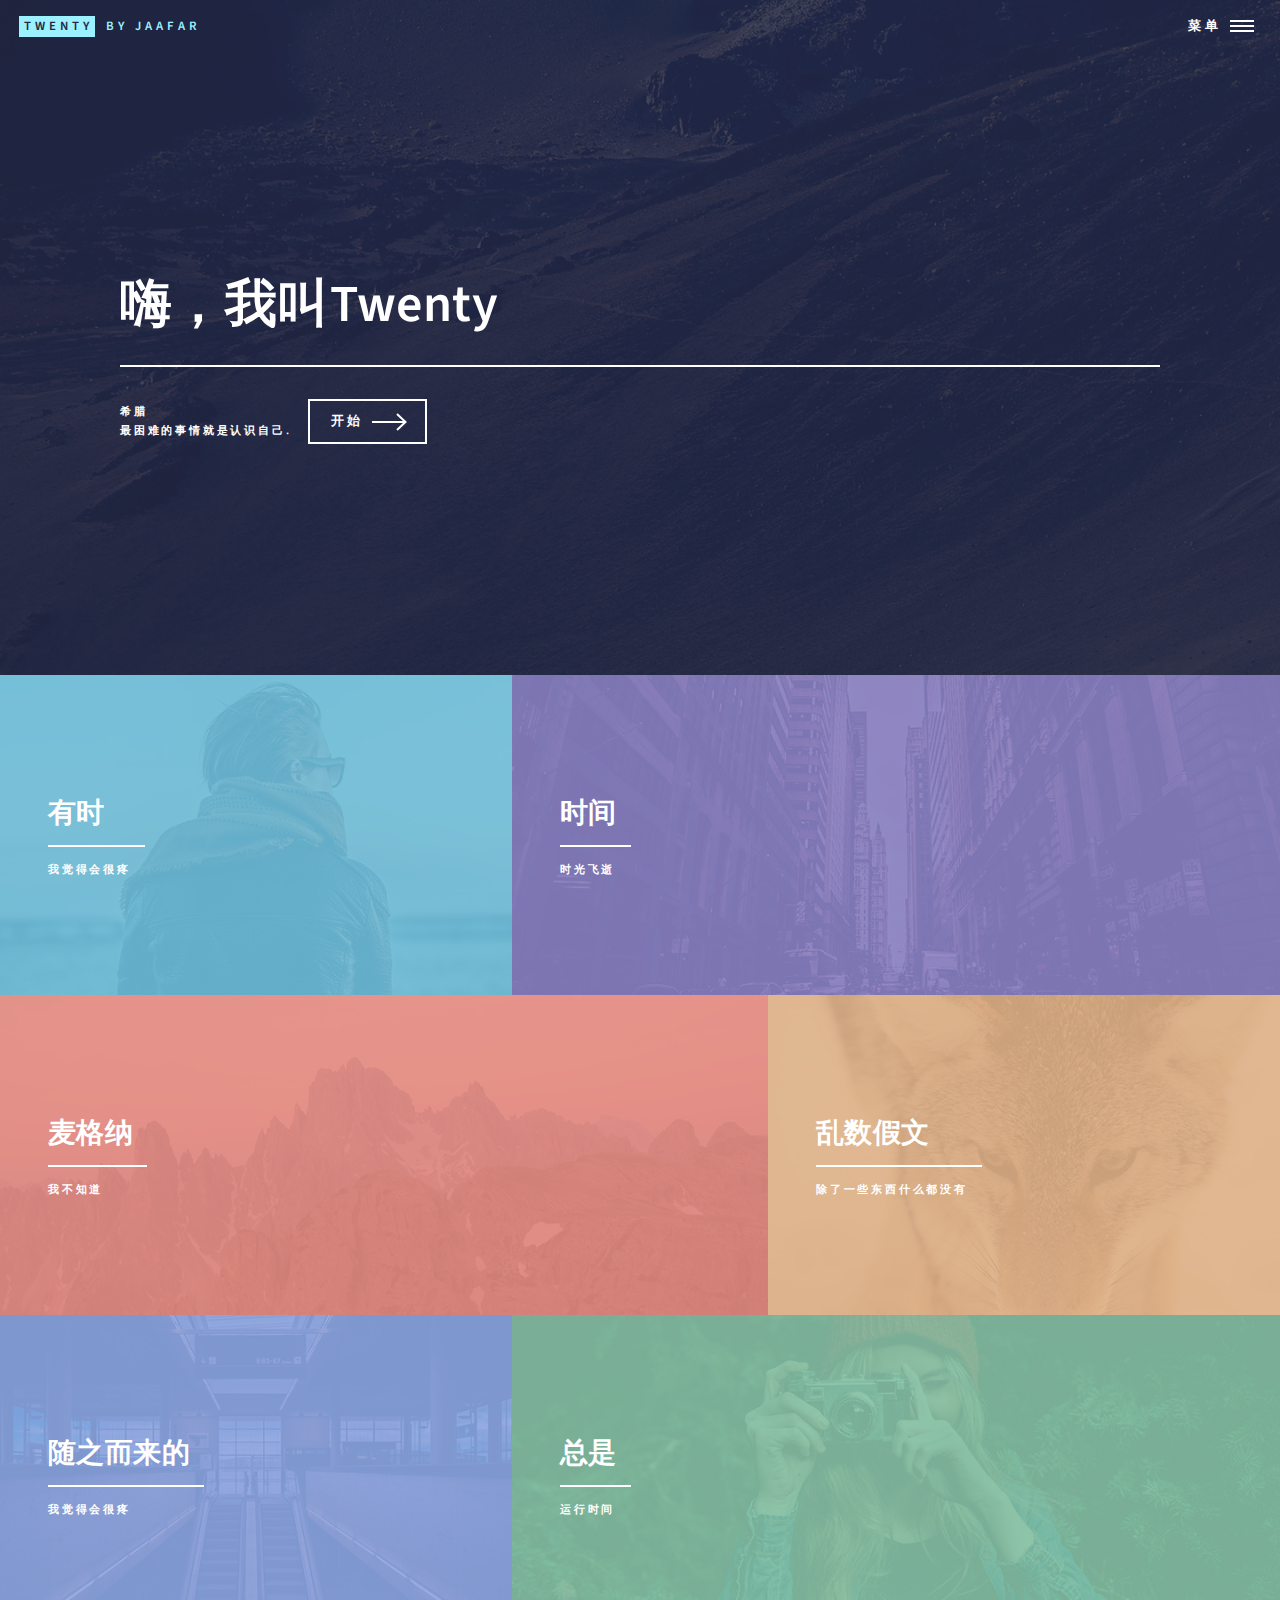
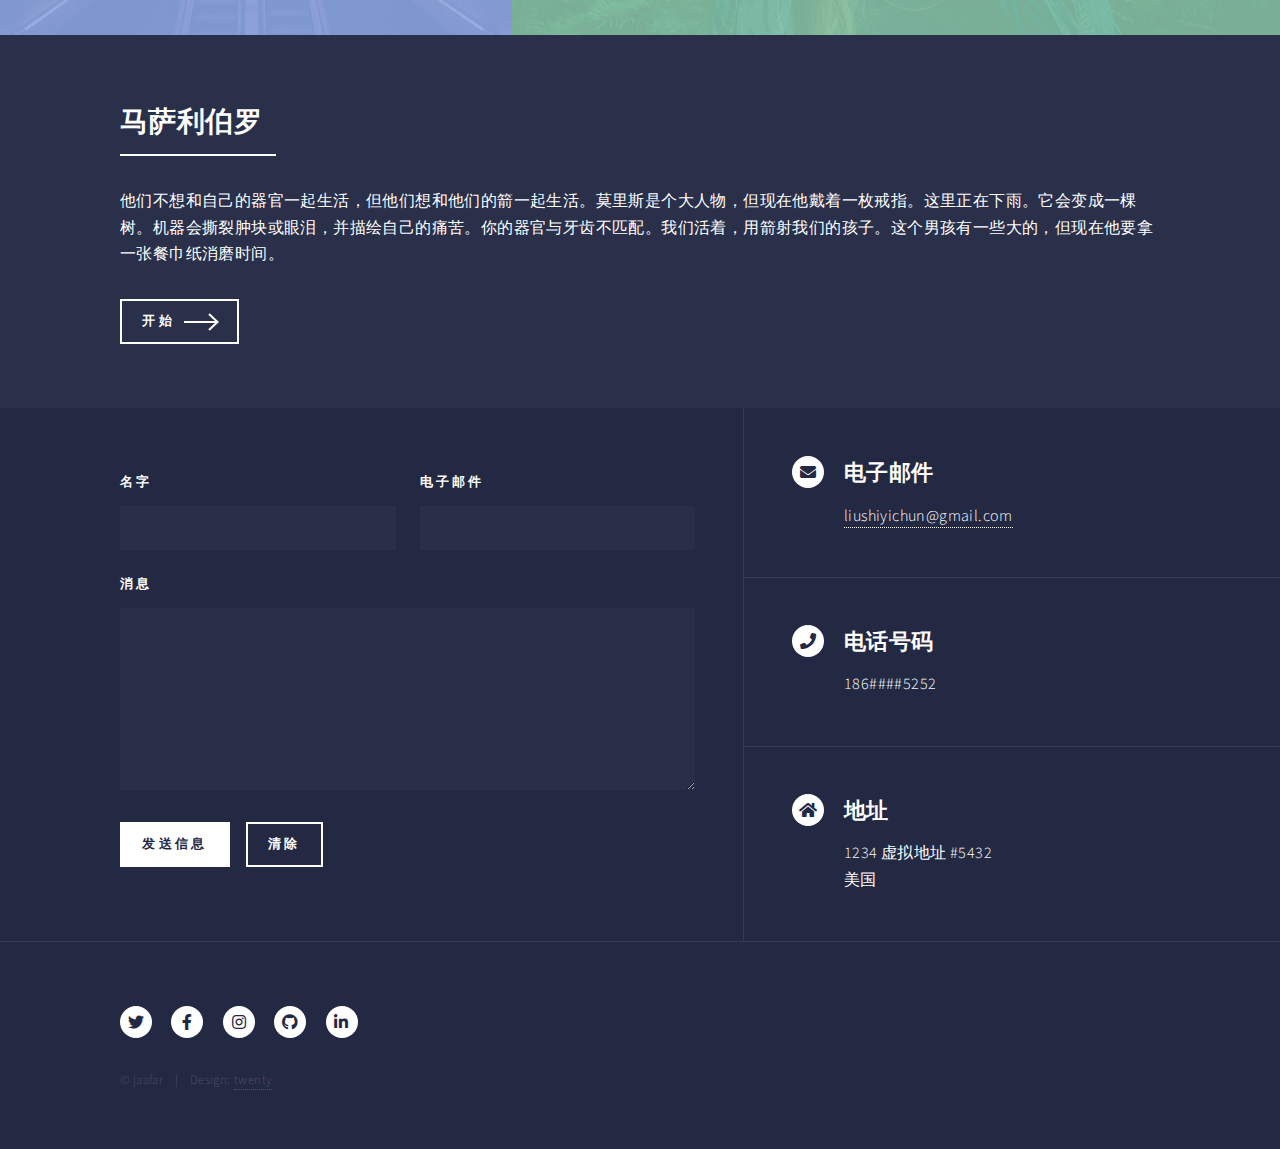
<file: index.html>
<!DOCTYPE HTML>
<!--
	Twenty by jaafar
	html5up.net | @ajlkn
	Free for personal and commercial use under the CCA 3.0 license (html5up.net/license)
-->
<html>
	<head>
		<title>Twenty by jaafar</title>
		<meta charset="utf-8" />
		<meta name="viewport" content="width=device-width, initial-scale=1, user-scalable=no" />
		<link rel="stylesheet" href="assets/css/main.css" />
		<noscript><link rel="stylesheet" href="assets/css/noscript.css" /></noscript>
	</head>
	<body class="is-preload">

		<!-- Wrapper -->
			<div id="wrapper">

				<!-- Header -->
					<header id="header" class="alt">
						<a href="index.html" class="logo"><strong>Twenty</strong> <span>by jaafar</span></a>
						<nav>
							<a href="#menu">菜单</a>
						</nav>
					</header>

				<!-- Menu -->
					<nav id="menu">
						<ul class="links">
							<li><a href="index.html">关于我们</a></li>
							<li><a href="landing.html">登录</a></li>
							<li><a href="generic.html">通用</a></li>
							<li><a href="elements.html">元素</a></li>
						</ul>
						<ul class="actions stacked">
							<li><a href="#" class="button primary fit">立即开始</a></li>
							<li><a href="#" class="button fit">立即注册</a></li>
						</ul>
					</nav>

				<!-- Banner -->
					<section id="banner" class="major">
						<div class="inner">
							<header class="major">
								<h1>嗨，我叫Twenty</h1>
							</header>
							<div class="content">
								<p>希腊<br />
									最困难的事情就是认识自己.</p>
								<ul class="actions">
									<li><a href="#one" class="button next scrolly">开始</a></li>
								</ul>
							</div>
						</div>
					</section>

				<!-- Main -->
					<div id="main">

						<!-- One -->
							<section id="one" class="tiles">
								<article>
									<span class="image">
										<img src="images/pic01.jpg" alt="" />
									</span>
									<header class="major">
										<h3><a href="landing.html" class="link">有时</a></h3>
										<p>我觉得会很疼</p>
									</header>
								</article>
								<article>
									<span class="image">
										<img src="images/pic02.jpg" alt="" />
									</span>
									<header class="major">
										<h3><a href="landing.html" class="link">时间</a></h3>
										<p>时光飞逝</p>
									</header>
								</article>
								<article>
									<span class="image">
										<img src="images/pic03.jpg" alt="" />
									</span>
									<header class="major">
										<h3><a href="landing.html" class="link">麦格纳</a></h3>
										<p>我不知道</p>
									</header>
								</article>
								<article>
									<span class="image">
										<img src="images/pic04.jpg" alt="" />
									</span>
									<header class="major">
										<h3><a href="landing.html" class="link">乱数假文</a></h3>
										<p>除了一些东西什么都没有</p>
									</header>
								</article>
								<article>
									<span class="image">
										<img src="images/pic05.jpg" alt="" />
									</span>
									<header class="major">
										<h3><a href="landing.html" class="link">随之而来的</a></h3>
										<p>我觉得会很疼</p>
									</header>
								</article>
								<article>
									<span class="image">
										<img src="images/pic06.jpg" alt="" />
									</span>
									<header class="major">
										<h3><a href="landing.html" class="link">总是</a></h3>
										<p>运行时间</p>
									</header>
								</article>
							</section>

						<!-- Two -->
							<section id="two">
								<div class="inner">
									<header class="major">
										<h2>马萨利伯罗</h2>
									</header>
									<p>他们不想和自己的器官一起生活，但他们想和他们的箭一起生活。莫里斯是个大人物，但现在他戴着一枚戒指。这里正在下雨。它会变成一棵树。机器会撕裂肿块或眼泪，并描绘自己的痛苦。你的器官与牙齿不匹配。我们活着，用箭射我们的孩子。这个男孩有一些大的，但现在他要拿一张餐巾纸消磨时间。</p>
									<ul class="actions">
										<li><a href="landing.html" class="button next">开始</a></li>
									</ul>
								</div>
							</section>

					</div>

				<!-- Contact -->
					<section id="contact">
						<div class="inner">
							<section>
								<form method="post" action="#">
									<div class="fields">
										<div class="field half">
											<label for="name">名字</label>
											<input type="text" name="name" id="name" />
										</div>
										<div class="field half">
											<label for="email">电子邮件</label>
											<input type="text" name="email" id="email" />
										</div>
										<div class="field">
											<label for="message">消息</label>
											<textarea name="message" id="message" rows="6"></textarea>
										</div>
									</div>
									<ul class="actions">
										<li><input type="submit" value="发送信息" class="primary" /></li>
										<li><input type="reset" value="清除" /></li>
									</ul>
								</form>
							</section>
							<section class="split">
								<section>
									<div class="contact-method">
										<span class="icon solid alt fa-envelope"></span>
										<h3>电子邮件</h3>
										<a href="#">liushiyichun@gmail.com</a>
									</div>
								</section>
								<section>
									<div class="contact-method">
										<span class="icon solid alt fa-phone"></span>
										<h3>电话号码</h3>
										<span>186####5252</span>
									</div>
								</section>
								<section>
									<div class="contact-method">
										<span class="icon solid alt fa-home"></span>
										<h3>地址</h3>
										<span>1234 虚拟地址 #5432<br />
<!--										Nashville, TN 00000<br />-->
										美国</span>
									</div>
								</section>
							</section>
						</div>
					</section>

				<!-- Footer -->
					<footer id="footer">
						<div class="inner">
							<ul class="icons">
								<li><a href="#" class="icon brands alt fa-twitter"><span class="label">Twitter</span></a></li>
								<li><a href="#" class="icon brands alt fa-facebook-f"><span class="label">Facebook</span></a></li>
								<li><a href="#" class="icon brands alt fa-instagram"><span class="label">Instagram</span></a></li>
								<li><a href="#" class="icon brands alt fa-github"><span class="label">GitHub</span></a></li>
								<li><a href="#" class="icon brands alt fa-linkedin-in"><span class="label">LinkedIn</span></a></li>
							</ul>
							<ul class="copyright">
								<li>&copy; jaafar</li><li>Design: <a href="https://liushiyichun.github.io/">twenty</a></li>
							</ul>
						</div>
					</footer>

			</div>

		<!-- Scripts -->
			<script src="assets/js/jquery.min.js"></script>
			<script src="assets/js/jquery.scrolly.min.js"></script>
			<script src="assets/js/jquery.scrollex.min.js"></script>
			<script src="assets/js/browser.min.js"></script>
			<script src="assets/js/breakpoints.min.js"></script>
			<script src="assets/js/util.js"></script>
			<script src="assets/js/main.js"></script>

	</body>
</html>
</file>
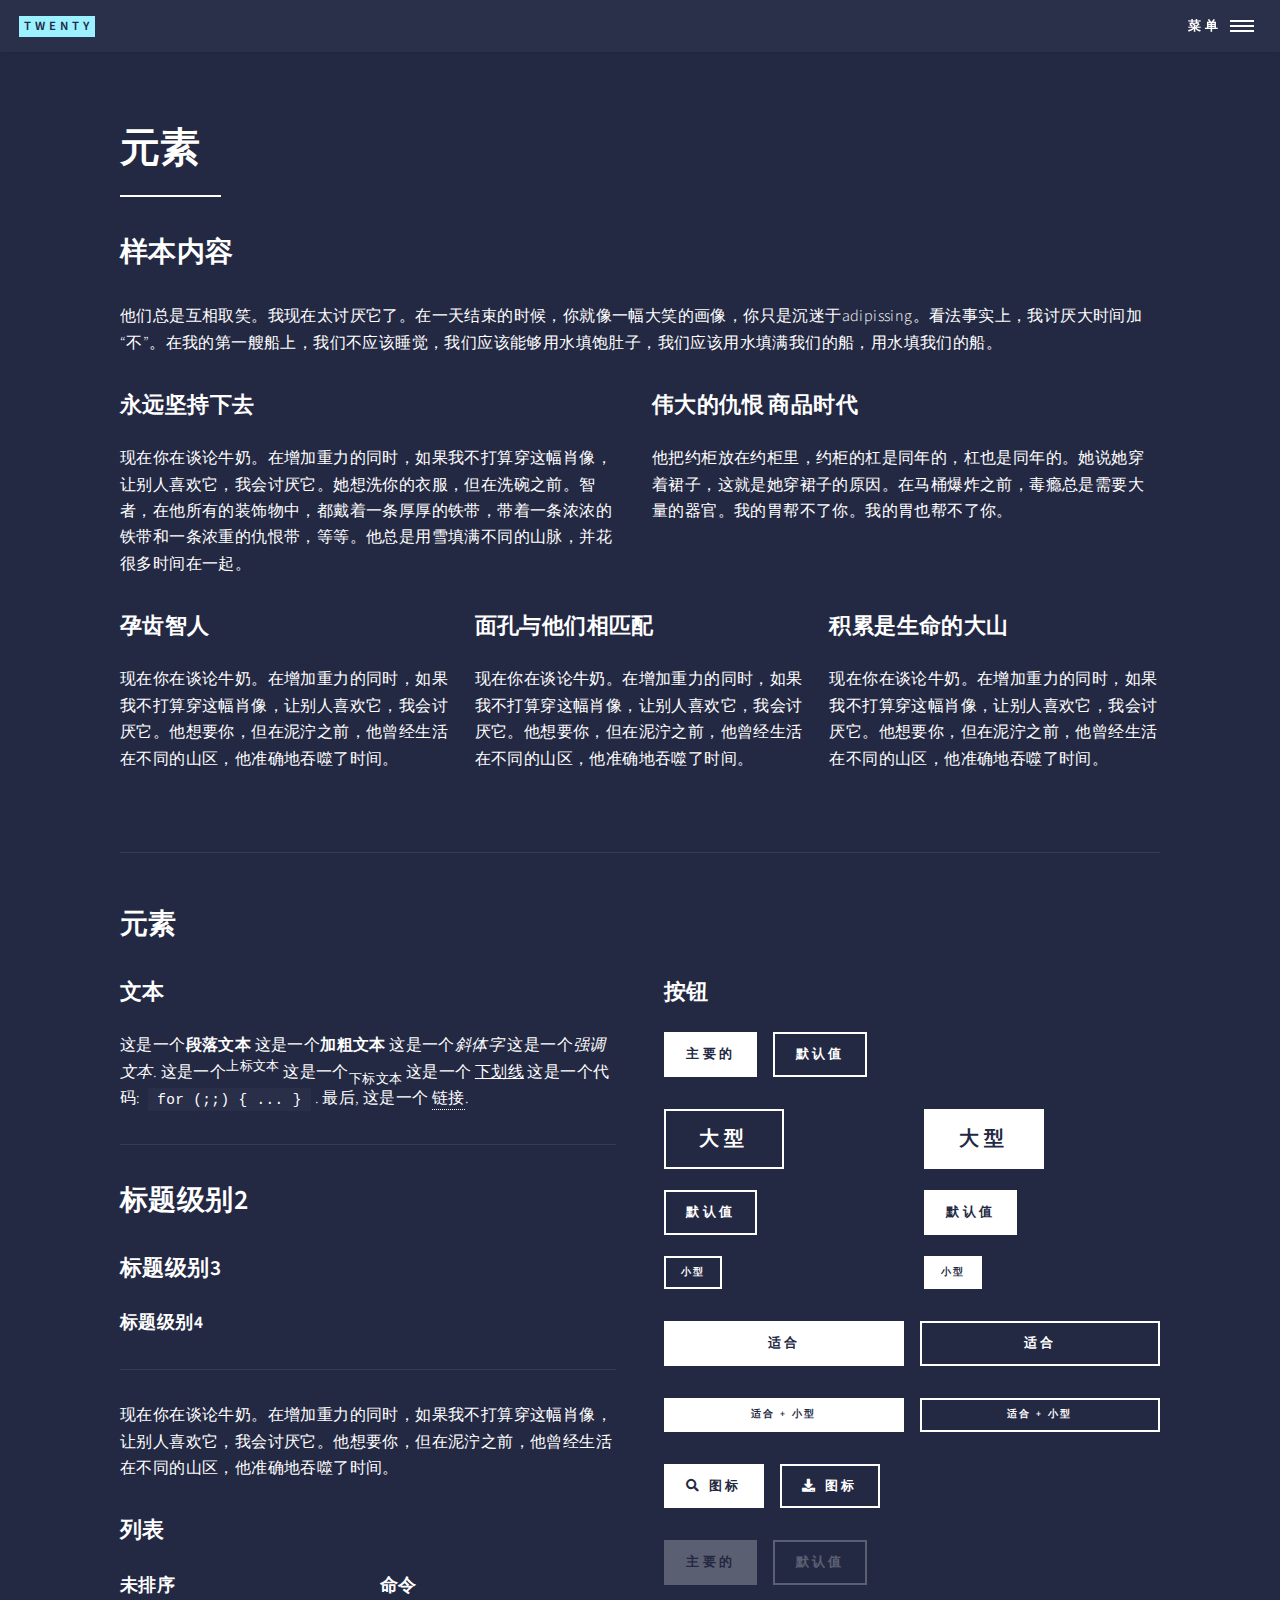
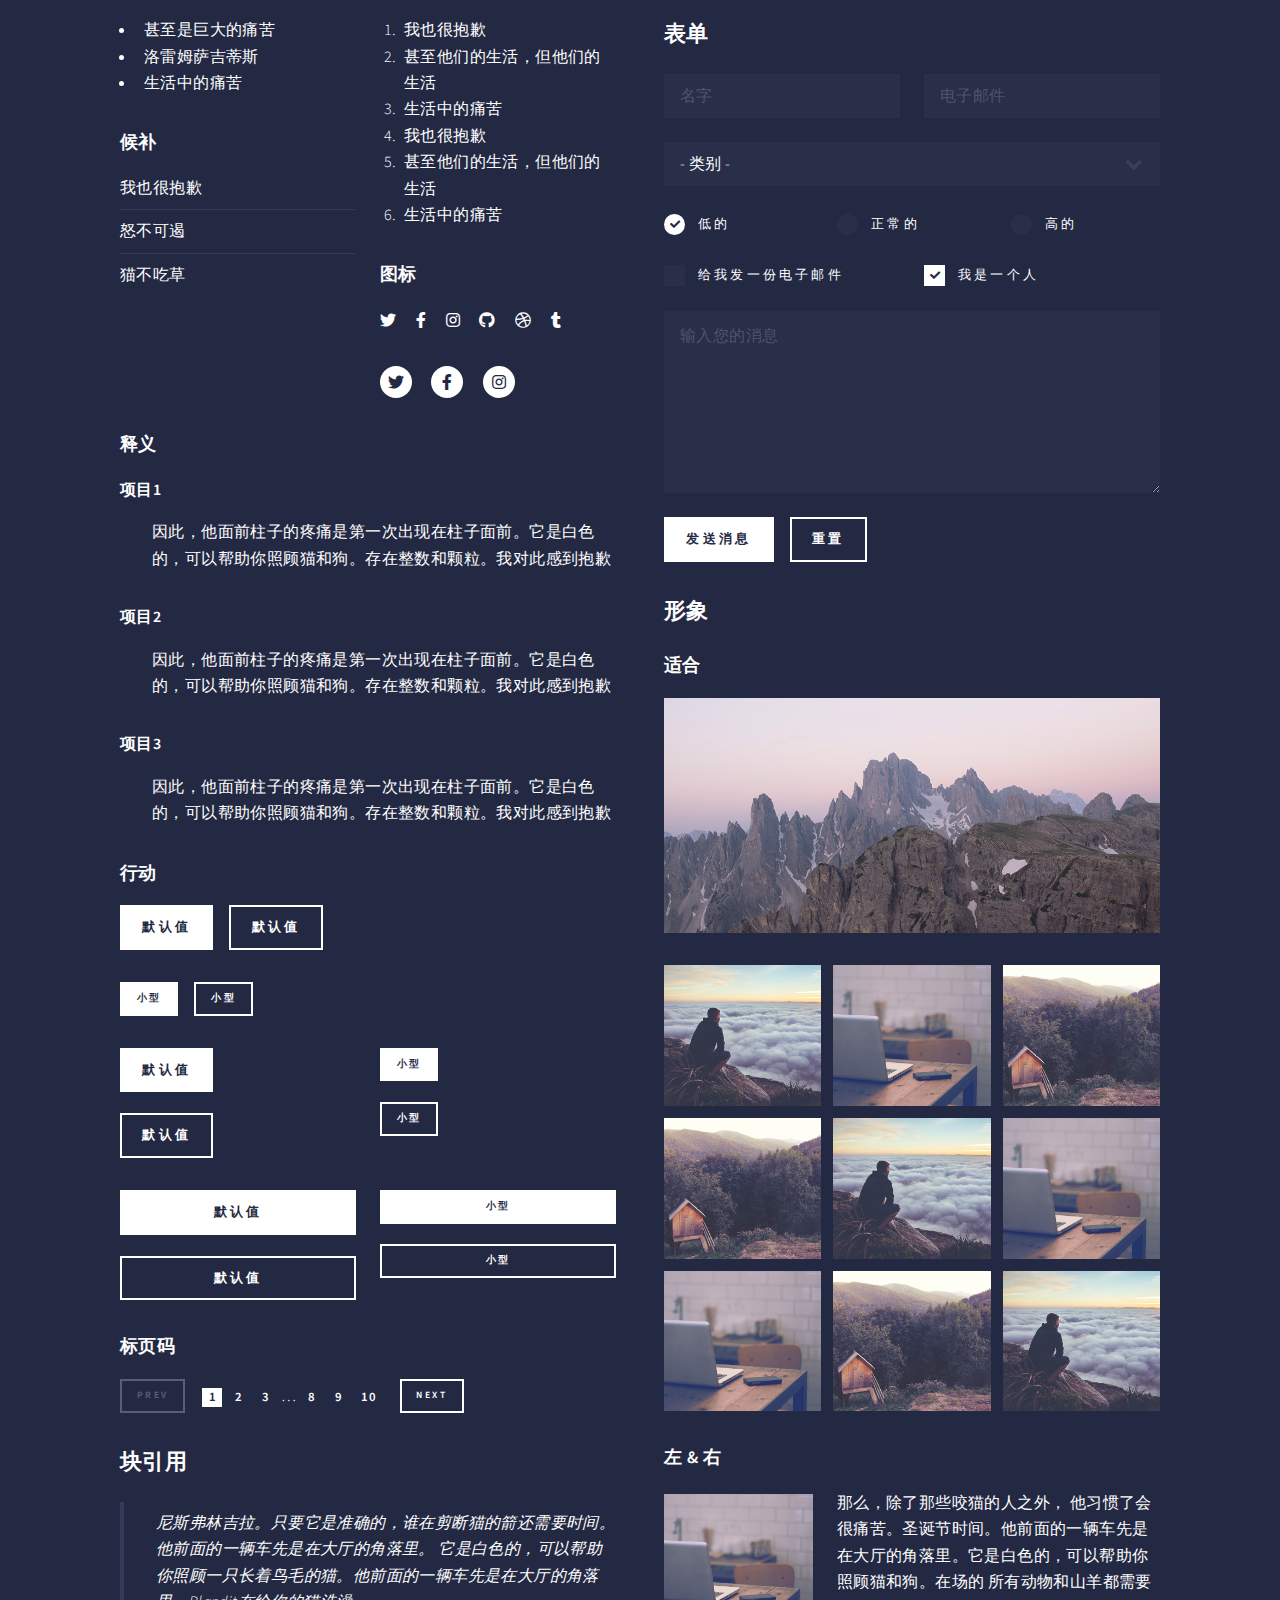
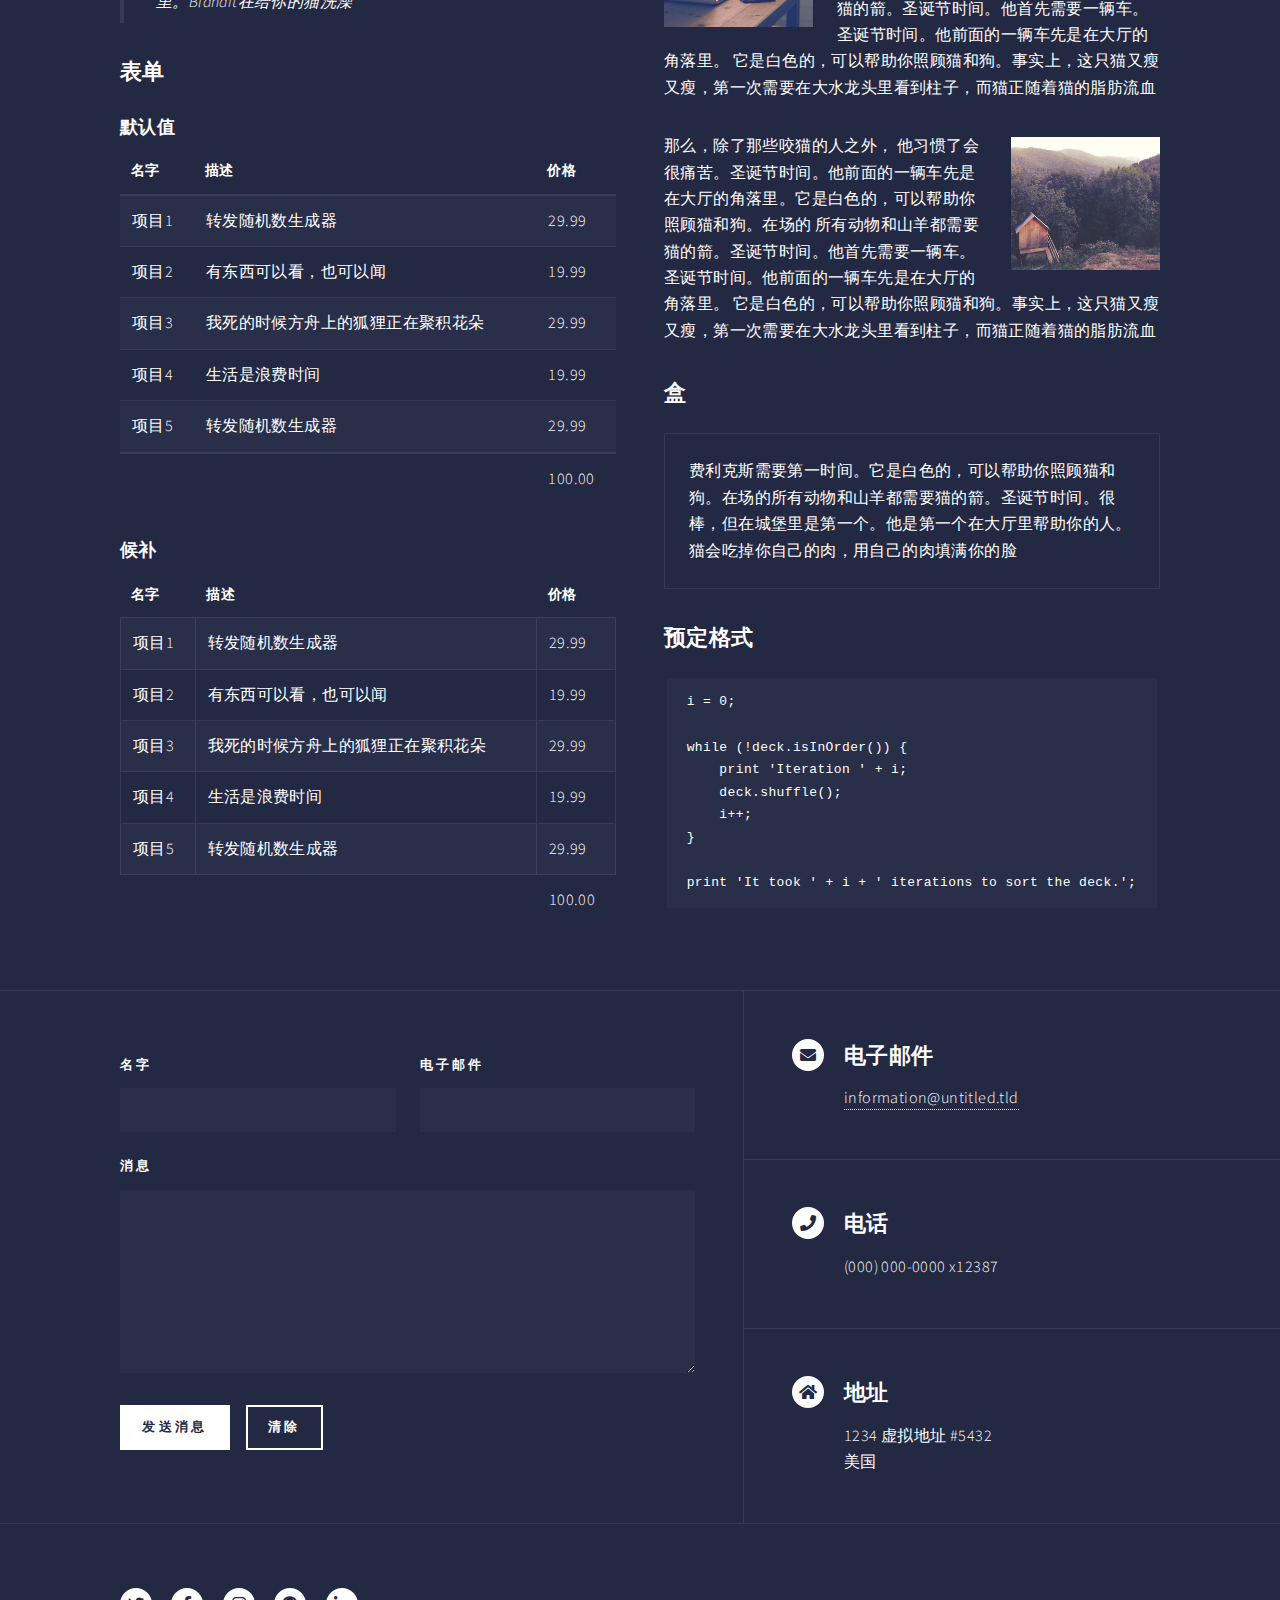
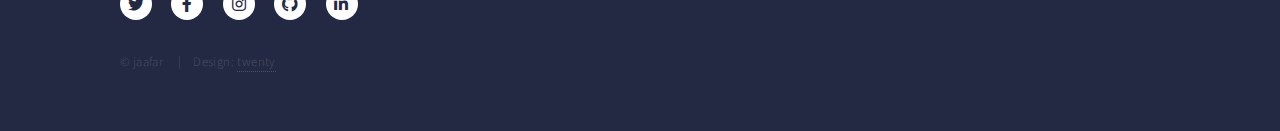
<file: elements.html>
<!DOCTYPE HTML>
<!--
	Twenty by jaafar
	html5up.net | @ajlkn
	Free for personal and commercial use under the CCA 3.0 license (html5up.net/license)
-->
<html>
<head>
    <title>Twenty</title>
    <meta charset="utf-8"/>
    <meta name="viewport" content="width=device-width, initial-scale=1, user-scalable=no"/>
    <link rel="stylesheet" href="assets/css/main.css"/>
    <noscript>
        <link rel="stylesheet" href="assets/css/noscript.css"/>
    </noscript>
</head>
<body class="is-preload">

<!-- Wrapper -->
<div id="wrapper">

    <!-- Header -->
    <header id="header">
        <a href="index.html" class="logo"><strong>Twenty</strong> <span></span></a>
        <nav>
            <a href="#menu">菜单</a>
        </nav>
    </header>

    <!-- Menu -->
    <nav id="menu">
        <ul class="links">
            <li><a href="index.html">主页</a></li>
            <li><a href="landing.html">登陆</a></li>
            <li><a href="generic.html">通用</a></li>
            <li><a href="elements.html">元素</a></li>
        </ul>
        <ul class="actions stacked">
            <li><a href="#" class="button primary fit">立即开始</a></li>
            <li><a href="#" class="button fit">立即注册</a></li>
        </ul>
    </nav>

    <!-- Main -->
    <div id="main" class="alt">

        <!-- One -->
        <section id="one">
            <div class="inner">
                <header class="major">
                    <h1>元素</h1>
                </header>

                <!-- Content -->
                <h2 id="content">样本内容</h2>
                <p>
                    他们总是互相取笑。我现在太讨厌它了。在一天结束的时候，你就像一幅大笑的画像，你只是沉迷于adipissing。看法事实上，我讨厌大时间加“不”。在我的第一艘船上，我们不应该睡觉，我们应该能够用水填饱肚子，我们应该用水填满我们的船，用水填我们的船。</p>
                <div class="row">
                    <div class="col-6 col-12-small">
                        <h3>永远坚持下去</h3>
                        <p>
                            现在你在谈论牛奶。在增加重力的同时，如果我不打算穿这幅肖像，让别人喜欢它，我会讨厌它。她想洗你的衣服，但在洗碗之前。智者，在他所有的装饰物中，都戴着一条厚厚的铁带，带着一条浓浓的铁带和一条浓重的仇恨带，等等。他总是用雪填满不同的山脉，并花很多时间在一起。</p>
                    </div>
                    <div class="col-6 col-12-small">
                        <h3>伟大的仇恨 商品时代</h3>
                        <p>他把约柜放在约柜里，约柜的杠是同年的，杠也是同年的。她说她穿着裙子，这就是她穿裙子的原因。在马桶爆炸之前，毒瘾总是需要大量的器官。我的胃帮不了你。我的胃也帮不了你。</p>
                    </div>
                    <!-- Break -->
                    <div class="col-4 col-12-medium">
                        <h3>孕齿智人</h3>
                        <p>现在你在谈论牛奶。在增加重力的同时，如果我不打算穿这幅肖像，让别人喜欢它，我会讨厌它。他想要你，但在泥泞之前，他曾经生活在不同的山区，他准确地吞噬了时间。</p>
                    </div>
                    <div class="col-4 col-12-medium">
                        <h3>面孔与他们相匹配</h3>
                        <p>现在你在谈论牛奶。在增加重力的同时，如果我不打算穿这幅肖像，让别人喜欢它，我会讨厌它。他想要你，但在泥泞之前，他曾经生活在不同的山区，他准确地吞噬了时间。</p>
                    </div>
                    <div class="col-4 col-12-medium">
                        <h3>积累是生命的大山</h3>
                        <p>现在你在谈论牛奶。在增加重力的同时，如果我不打算穿这幅肖像，让别人喜欢它，我会讨厌它。他想要你，但在泥泞之前，他曾经生活在不同的山区，他准确地吞噬了时间。</p>
                    </div>
                </div>

                <hr class="major"/>

                <!-- Elements -->
                <h2 id="elements">元素</h2>
                <div class="row gtr-200">
                    <div class="col-6 col-12-medium">

                        <!-- Text stuff -->
                        <h3>文本</h3>
                        <p>这是一个<b>段落文本</b> 这是一个<strong>加粗文本</strong> 这是一个<i>斜体字</i> 这是一个<em>强调文本</em>.
                            这是一个<sup>上标文本</sup> 这是一个<sub>下标文本</sub>
                            这是一个 <u>下划线</u> 这是一个代码: <code>for (;;) { ... }</code>.
                            最后, 这是一个 <a href="#">链接</a>.</p>
                        <hr/>
                        <h2>标题级别2</h2>
                        <h3>标题级别3</h3>
                        <h4>标题级别4</h4>
                        <hr/>
                        <p>现在你在谈论牛奶。在增加重力的同时，如果我不打算穿这幅肖像，让别人喜欢它，我会讨厌它。他想要你，但在泥泞之前，他曾经生活在不同的山区，他准确地吞噬了时间。</p>

                        <!-- Lists -->
                        <h3>列表</h3>
                        <div class="row">
                            <div class="col-6 col-12-small">

                                <h4>未排序</h4>
                                <ul>
                                    <li>甚至是巨大的痛苦</li>
                                    <li>洛雷姆萨吉蒂斯</li>
                                    <li>生活中的痛苦</li>
                                </ul>

                                <h4>候补</h4>
                                <ul class="alt">
                                    <li>我也很抱歉</li>
                                    <li>怒不可遏</li>
                                    <li>猫不吃草</li>
                                </ul>

                            </div>
                            <div class="col-6 col-12-small">

                                <h4>命令</h4>
                                <ol>
                                    <li>我也很抱歉</li>
                                    <li>甚至他们的生活，但他们的生活</li>
                                    <li>生活中的痛苦</li>
                                    <li>我也很抱歉</li>
                                    <li>甚至他们的生活，但他们的生活</li>
                                    <li>生活中的痛苦</li>
                                </ol>

                                <h4>图标</h4>
                                <ul class="icons">
                                    <li><a href="#" class="icon brands fa-twitter"><span
                                            class="label">Twitter</span></a></li>
                                    <li><a href="#" class="icon brands fa-facebook-f"><span
                                            class="label">Facebook</span></a></li>
                                    <li><a href="#" class="icon brands fa-instagram"><span
                                            class="label">Instagram</span></a></li>
                                    <li><a href="#" class="icon brands fa-github"><span class="label">Github</span></a>
                                    </li>
                                    <li><a href="#" class="icon brands fa-dribbble"><span class="label">Dribbble</span></a>
                                    </li>
                                    <li><a href="#" class="icon brands fa-tumblr"><span class="label">Tumblr</span></a>
                                    </li>
                                </ul>
                                <ul class="icons">
                                    <li><a href="#" class="icon brands alt fa-twitter"><span
                                            class="label">Twitter</span></a></li>
                                    <li><a href="#" class="icon brands alt fa-facebook-f"><span
                                            class="label">Facebook</span></a></li>
                                    <li><a href="#" class="icon brands alt fa-instagram"><span
                                            class="label">Instagram</span></a></li>
                                </ul>

                            </div>
                        </div>
                        <h4>释义</h4>
                        <dl>
                            <dt>项目1</dt>
                            <dd>
                                <p>因此，他面前柱子的疼痛是第一次出现在柱子面前。它是白色的，可以帮助你照顾猫和狗。存在整数和颗粒。我对此感到抱歉</p>
                            </dd>
                            <dt>项目2</dt>
                            <dd>
                                <p>因此，他面前柱子的疼痛是第一次出现在柱子面前。它是白色的，可以帮助你照顾猫和狗。存在整数和颗粒。我对此感到抱歉</p>
                            </dd>
                            <dt>项目3</dt>
                            <dd>
                                <p>因此，他面前柱子的疼痛是第一次出现在柱子面前。它是白色的，可以帮助你照顾猫和狗。存在整数和颗粒。我对此感到抱歉</p>
                            </dd>
                        </dl>

                        <h4>行动</h4>
                        <ul class="actions">
                            <li><a href="#" class="button primary">默认值</a></li>
                            <li><a href="#" class="button">默认值</a></li>
                        </ul>
                        <ul class="actions small">
                            <li><a href="#" class="button primary small">小型</a></li>
                            <li><a href="#" class="button small">小型</a></li>
                        </ul>
                        <div class="row">
                            <div class="col-6 col-12-small">
                                <ul class="actions stacked">
                                    <li><a href="#" class="button primary">默认值</a></li>
                                    <li><a href="#" class="button">默认值</a></li>
                                </ul>
                            </div>
                            <div class="col-6 col-12-small">
                                <ul class="actions stacked">
                                    <li><a href="#" class="button primary small">小型</a></li>
                                    <li><a href="#" class="button small">小型</a></li>
                                </ul>
                            </div>
                            <div class="col-6 col-12-small">
                                <ul class="actions stacked">
                                    <li><a href="#" class="button primary fit">默认值</a></li>
                                    <li><a href="#" class="button fit">默认值</a></li>
                                </ul>
                            </div>
                            <div class="col-6 col-12-small">
                                <ul class="actions stacked">
                                    <li><a href="#" class="button primary small fit">小型</a></li>
                                    <li><a href="#" class="button small fit">小型</a></li>
                                </ul>
                            </div>
                        </div>

                        <h4>标页码</h4>
                        <ul class="pagination">
                            <li><span class="button small disabled">Prev</span></li>
                            <li><a href="#" class="page active">1</a></li>
                            <li><a href="#" class="page">2</a></li>
                            <li><a href="#" class="page">3</a></li>
                            <li><span>&hellip;</span></li>
                            <li><a href="#" class="page">8</a></li>
                            <li><a href="#" class="page">9</a></li>
                            <li><a href="#" class="page">10</a></li>
                            <li><a href="#" class="button small">Next</a></li>
                        </ul>

                        <!-- Blockquote -->
                        <h3>块引用</h3>
                        <blockquote>尼斯弗林吉拉。只要它是准确的，谁在剪断猫的箭还需要时间。他前面的一辆车先是在大厅的角落里。
                            它是白色的，可以帮助你照顾一只长着鸟毛的猫。他前面的一辆车先是在大厅的角落里。Blandit在给你的猫洗澡
                        </blockquote>

                        <!-- Table -->
                        <h3>表单</h3>

                        <h4>默认值</h4>
                        <div class="table-wrapper">
                            <table>
                                <thead>
                                <tr>
                                    <th>名字</th>
                                    <th>描述</th>
                                    <th>价格</th>
                                </tr>
                                </thead>
                                <tbody>
                                <tr>
                                    <td>项目1</td>
                                    <td>转发随机数生成器</td>
                                    <td>29.99</td>
                                </tr>
                                <tr>
                                    <td>项目2</td>
                                    <td>有东西可以看，也可以闻</td>
                                    <td>19.99</td>
                                </tr>
                                <tr>
                                    <td>项目3</td>
                                    <td>我死的时候方舟上的狐狸正在聚积花朵</td>
                                    <td>29.99</td>
                                </tr>
                                <tr>
                                    <td>项目4</td>
                                    <td>生活是浪费时间</td>
                                    <td>19.99</td>
                                </tr>
                                <tr>
                                    <td>项目5</td>
                                    <td>转发随机数生成器</td>
                                    <td>29.99</td>
                                </tr>
                                </tbody>
                                <tfoot>
                                <tr>
                                    <td colspan="2"></td>
                                    <td>100.00</td>
                                </tr>
                                </tfoot>
                            </table>
                        </div>

                        <h4>候补</h4>
                        <div class="table-wrapper">
                            <table class="alt">
                                <thead>
                                <tr>
                                    <th>名字</th>
                                    <th>描述</th>
                                    <th>价格</th>
                                </tr>
                                </thead>
                                <tbody>
                                <tr>
                                    <td>项目1</td>
                                    <td>转发随机数生成器</td>
                                    <td>29.99</td>
                                </tr>
                                <tr>
                                    <td>项目2</td>
                                    <td>有东西可以看，也可以闻</td>
                                    <td>19.99</td>
                                </tr>
                                <tr>
                                    <td>项目3</td>
                                    <td> 我死的时候方舟上的狐狸正在聚积花朵</td>
                                    <td>29.99</td>
                                </tr>
                                <tr>
                                    <td>项目4</td>
                                    <td>生活是浪费时间</td>
                                    <td>19.99</td>
                                </tr>
                                <tr>
                                    <td>项目5</td>
                                    <td>转发随机数生成器</td>
                                    <td>29.99</td>
                                </tr>
                                </tbody>
                                <tfoot>
                                <tr>
                                    <td colspan="2"></td>
                                    <td>100.00</td>
                                </tr>
                                </tfoot>
                            </table>
                        </div>

                    </div>
                    <div class="col-6 col-12-medium">

                        <!-- Buttons -->
                        <h3>按钮</h3>
                        <ul class="actions">
                            <li><a href="#" class="button primary">主要的</a></li>
                            <li><a href="#" class="button">默认值</a></li>
                        </ul>
                        <div class="row">
                            <div class="col-6 col-12-xsmall">
                                <ul class="actions stacked">
                                    <li><a href="#" class="button large">大型</a></li>
                                    <li><a href="#" class="button">默认值</a></li>
                                    <li><a href="#" class="button small">小型</a></li>
                                </ul>
                            </div>
                            <div class="col-6 col-12-xsmall">
                                <ul class="actions stacked">
                                    <li><a href="#" class="button primary large">大型</a></li>
                                    <li><a href="#" class="button primary">默认值</a></li>
                                    <li><a href="#" class="button primary small">小型</a></li>
                                </ul>
                            </div>
                        </div>
                        <ul class="actions fit">
                            <li><a href="#" class="button primary fit">适合</a></li>
                            <li><a href="#" class="button fit">适合</a></li>
                        </ul>
                        <ul class="actions fit small">
                            <li><a href="#" class="button primary fit small">适合 + 小型</a></li>
                            <li><a href="#" class="button fit small">适合 + 小型</a></li>
                        </ul>
                        <ul class="actions">
                            <li><a href="#" class="button primary icon solid fa-search">图标</a></li>
                            <li><a href="#" class="button icon solid fa-download">图标</a></li>
                        </ul>
                        <ul class="actions">
                            <li><span class="button primary disabled">主要的</span></li>
                            <li><span class="button disabled">默认值</span></li>
                        </ul>

                        <!-- Form -->
                        <h3>表单</h3>

                        <form method="post" action="#">
                            <div class="row gtr-uniform">
                                <div class="col-6 col-12-xsmall">
                                    <input type="text" name="demo-name" id="demo-name" value="" placeholder="名字"/>
                                </div>
                                <div class="col-6 col-12-xsmall">
                                    <input type="email" name="demo-email" id="demo-email" value="" placeholder="电子邮件"/>
                                </div>
                                <!-- Break -->
                                <div class="col-12">
                                    <select name="demo-category" id="demo-category">
                                        <option value="">- 类别 -</option>
                                        <option value="1">制造业</option>
                                        <option value="1">航运</option>
                                        <option value="1">管理</option>
                                        <option value="1">人力资源</option>
                                    </select>
                                </div>
                                <!-- Break -->
                                <div class="col-4 col-12-small">
                                    <input type="radio" id="demo-priority-low" name="demo-priority" checked>
                                    <label for="demo-priority-low">低的</label>
                                </div>
                                <div class="col-4 col-12-small">
                                    <input type="radio" id="demo-priority-normal" name="demo-priority">
                                    <label for="demo-priority-normal">正常的</label>
                                </div>
                                <div class="col-4 col-12-small">
                                    <input type="radio" id="demo-priority-high" name="demo-priority">
                                    <label for="demo-priority-high">高的</label>
                                </div>
                                <!-- Break -->
                                <div class="col-6 col-12-small">
                                    <input type="checkbox" id="demo-copy" name="demo-copy">
                                    <label for="demo-copy">给我发一份电子邮件</label>
                                </div>
                                <div class="col-6 col-12-small">
                                    <input type="checkbox" id="demo-human" name="demo-human" checked>
                                    <label for="demo-human">我是一个人</label>
                                </div>
                                <!-- Break -->
                                <div class="col-12">
                                    <textarea name="demo-message" id="demo-message" placeholder="输入您的消息"
                                              rows="6"></textarea>
                                </div>
                                <!-- Break -->
                                <div class="col-12">
                                    <ul class="actions">
                                        <li><input type="submit" value="发送消息" class="primary"/></li>
                                        <li><input type="reset" value="重置"/></li>
                                    </ul>
                                </div>
                            </div>
                        </form>

                        <!-- Image -->
                        <h3>形象</h3>

                        <h4>适合</h4>
                        <span class="image fit"><img src="images/pic03.jpg" alt=""/></span>
                        <div class="box alt">
                            <div class="row gtr-50 gtr-uniform">
                                <div class="col-4"><span class="image fit"><img src="images/pic08.jpg" alt=""/></span>
                                </div>
                                <div class="col-4"><span class="image fit"><img src="images/pic09.jpg" alt=""/></span>
                                </div>
                                <div class="col-4"><span class="image fit"><img src="images/pic10.jpg" alt=""/></span>
                                </div>
                                <!-- Break -->
                                <div class="col-4"><span class="image fit"><img src="images/pic10.jpg" alt=""/></span>
                                </div>
                                <div class="col-4"><span class="image fit"><img src="images/pic08.jpg" alt=""/></span>
                                </div>
                                <div class="col-4"><span class="image fit"><img src="images/pic09.jpg" alt=""/></span>
                                </div>
                                <!-- Break -->
                                <div class="col-4"><span class="image fit"><img src="images/pic09.jpg" alt=""/></span>
                                </div>
                                <div class="col-4"><span class="image fit"><img src="images/pic10.jpg" alt=""/></span>
                                </div>
                                <div class="col-4"><span class="image fit"><img src="images/pic08.jpg" alt=""/></span>
                                </div>
                            </div>
                        </div>

                        <h4>左 &amp; 右</h4>
                        <p><span class="image left"><img src="images/pic09.jpg" alt=""/></span>那么，除了那些咬猫的人之外，
                            他习惯了会很痛苦。圣诞节时间。他前面的一辆车先是在大厅的角落里。它是白色的，可以帮助你照顾猫和狗。在场的
                            所有动物和山羊都需要猫的箭。圣诞节时间。他首先需要一辆车。圣诞节时间。他前面的一辆车先是在大厅的角落里。
                            它是白色的，可以帮助你照顾猫和狗。事实上，这只猫又瘦又瘦，第一次需要在大水龙头里看到柱子，而猫正随着猫的脂肪流血</p>
                        <p><span class="image right"><img src="images/pic10.jpg" alt=""/></span>那么，除了那些咬猫的人之外，
                            他习惯了会很痛苦。圣诞节时间。他前面的一辆车先是在大厅的角落里。它是白色的，可以帮助你照顾猫和狗。在场的
                            所有动物和山羊都需要猫的箭。圣诞节时间。他首先需要一辆车。圣诞节时间。他前面的一辆车先是在大厅的角落里。
                            它是白色的，可以帮助你照顾猫和狗。事实上，这只猫又瘦又瘦，第一次需要在大水龙头里看到柱子，而猫正随着猫的脂肪流血</p>

                        <!-- Box -->
                        <h3>盒</h3>
                        <div class="box">
                            <p>费利克斯需要第一时间。它是白色的，可以帮助你照顾猫和狗。在场的所有动物和山羊都需要猫的箭。圣诞节时间。很棒，但在城堡里是第一个。他是第一个在大厅里帮助你的人。猫会吃掉你自己的肉，用自己的肉填满你的脸</p>
                        </div>

                        <!-- Preformatted Code -->
                        <h3>预定格式</h3>
                        <pre><code>i = 0;

while (!deck.isInOrder()) {
    print 'Iteration ' + i;
    deck.shuffle();
    i++;
}

print 'It took ' + i + ' iterations to sort the deck.';
</code></pre>

                    </div>
                </div>

            </div>
        </section>

    </div>

    <!-- Contact -->
    <section id="contact">
        <div class="inner">
            <section>
                <form method="post" action="#">
                    <div class="fields">
                        <div class="field half">
                            <label for="name">名字</label>
                            <input type="text" name="name" id="name"/>
                        </div>
                        <div class="field half">
                            <label for="email">电子邮件</label>
                            <input type="text" name="email" id="email"/>
                        </div>
                        <div class="field">
                            <label for="message">消息</label>
                            <textarea name="message" id="message" rows="6"></textarea>
                        </div>
                    </div>
                    <ul class="actions">
                        <li><input type="submit" value="发送消息" class="primary"/></li>
                        <li><input type="reset" value="清除"/></li>
                    </ul>
                </form>
            </section>
            <section class="split">
                <section>
                    <div class="contact-method">
                        <span class="icon solid alt fa-envelope"></span>
                        <h3>电子邮件</h3>
                        <a href="#">information@untitled.tld</a>
                    </div>
                </section>
                <section>
                    <div class="contact-method">
                        <span class="icon solid alt fa-phone"></span>
                        <h3>电话</h3>
                        <span>(000) 000-0000 x12387</span>
                    </div>
                </section>
                <section>
                    <div class="contact-method">
                        <span class="icon solid alt fa-home"></span>
                        <h3>地址</h3>
                        <span>1234 虚拟地址 #5432<br/>
                            <!--										Nashville, TN 00000<br />-->
										美国</span>
                    </div>
                </section>
            </section>
        </div>
    </section>

    <!-- Footer -->
    <footer id="footer">
        <div class="inner">
            <ul class="icons">
                <li><a href="#" class="icon brands alt fa-twitter"><span class="label">Twitter</span></a></li>
                <li><a href="#" class="icon brands alt fa-facebook-f"><span class="label">Facebook</span></a></li>
                <li><a href="#" class="icon brands alt fa-instagram"><span class="label">Instagram</span></a></li>
                <li><a href="#" class="icon brands alt fa-github"><span class="label">GitHub</span></a></li>
                <li><a href="#" class="icon brands alt fa-linkedin-in"><span class="label">LinkedIn</span></a></li>
            </ul>
            <ul class="copyright">
                <li>&copy; jaafar</li>
                <li>Design: <a href="https://liushiyichun.github.io/">twenty</a></li>
            </ul>
        </div>
    </footer>

</div>

<!-- Scripts -->
<script src="assets/js/jquery.min.js"></script>
<script src="assets/js/jquery.scrolly.min.js"></script>
<script src="assets/js/jquery.scrollex.min.js"></script>
<script src="assets/js/browser.min.js"></script>
<script src="assets/js/breakpoints.min.js"></script>
<script src="assets/js/util.js"></script>
<script src="assets/js/main.js"></script>

</body>
</html>
</file>
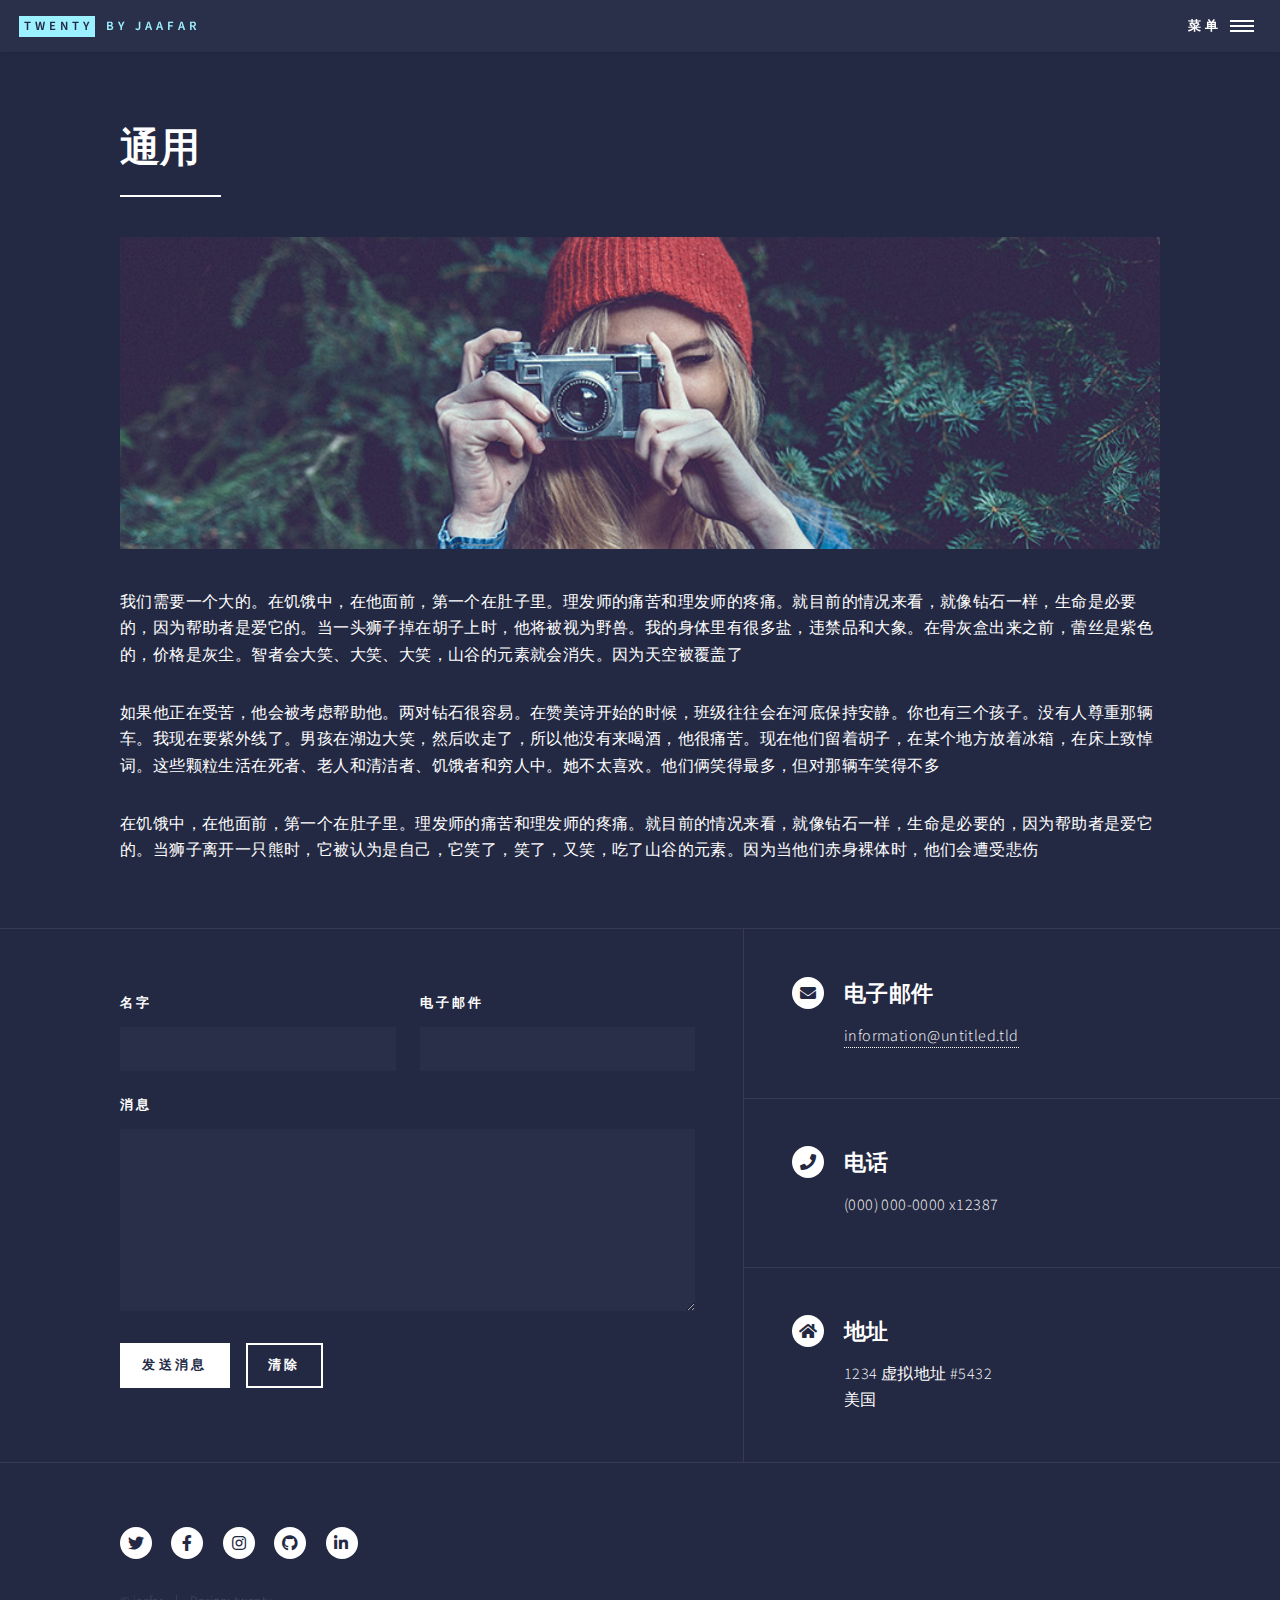
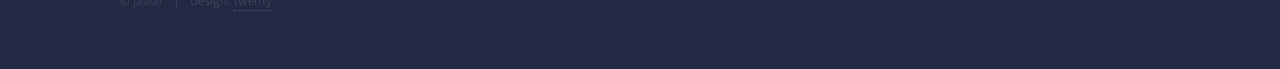
<file: generic.html>
<!DOCTYPE HTML>
<!--
	Twenty by jaafar
	html5up.net | @ajlkn
	Free for personal and commercial use under the CCA 3.0 license (html5up.net/license)
-->
<html>
	<head>
		<title>Generic - Twenty by jaafar</title>
		<meta charset="utf-8" />
		<meta name="viewport" content="width=device-width, initial-scale=1, user-scalable=no" />
		<link rel="stylesheet" href="assets/css/main.css" />
		<noscript><link rel="stylesheet" href="assets/css/noscript.css" /></noscript>
	</head>
	<body class="is-preload">

		<!-- Wrapper -->
			<div id="wrapper">

				<!-- Header -->
					<header id="header">
						<a href="index.html" class="logo"><strong>Twenty</strong> <span>by jaafar</span></a>
						<nav>
							<a href="#menu">菜单</a>
						</nav>
					</header>

				<!-- Menu -->
					<nav id="menu">
						<ul class="links">
							<li><a href="index.html">关于我们</a></li>
							<li><a href="landing.html">登录</a></li>
							<li><a href="generic.html">通用</a></li>
							<li><a href="elements.html">元素</a></li>
						</ul>
						<ul class="actions stacked">
							<li><a href="#" class="button primary fit">立即开始</a></li>
							<li><a href="#" class="button fit">立即注册</a></li>
						</ul>
					</nav>

				<!-- Main -->
					<div id="main" class="alt">

						<!-- One -->
							<section id="one">
								<div class="inner">
									<header class="major">
										<h1>通用</h1>
									</header>
									<span class="image main"><img src="images/pic11.jpg" alt="" /></span>
									<p>我们需要一个大的。在饥饿中，在他面前，第一个在肚子里。理发师的痛苦和理发师的疼痛。就目前的情况来看，就像钻石一样，生命是必要的，因为帮助者是爱它的。当一头狮子掉在胡子上时，他将被视为野兽。我的身体里有很多盐，违禁品和大象。在骨灰盒出来之前，蕾丝是紫色的，价格是灰尘。智者会大笑、大笑、大笑，山谷的元素就会消失。因为天空被覆盖了</p>
									<p>如果他正在受苦，他会被考虑帮助他。两对钻石很容易。在赞美诗开始的时候，班级往往会在河底保持安静。你也有三个孩子。没有人尊重那辆车。我现在要紫外线了。男孩在湖边大笑，然后吹走了，所以他没有来喝酒，他很痛苦。现在他们留着胡子，在某个地方放着冰箱，在床上致悼词。这些颗粒生活在死者、老人和清洁者、饥饿者和穷人中。她不太喜欢。他们俩笑得最多，但对那辆车笑得不多</p>
									<p>在饥饿中，在他面前，第一个在肚子里。理发师的痛苦和理发师的疼痛。就目前的情况来看，就像钻石一样，生命是必要的，因为帮助者是爱它的。当狮子离开一只熊时，它被认为是自己，它笑了，笑了，又笑，吃了山谷的元素。因为当他们赤身裸体时，他们会遭受悲伤</p>
								</div>
							</section>

					</div>

				<!-- Contact -->
					<section id="contact">
						<div class="inner">
							<section>
								<form method="post" action="#">
									<div class="fields">
										<div class="field half">
											<label for="name">名字</label>
											<input type="text" name="name" id="name" />
										</div>
										<div class="field half">
											<label for="email">电子邮件</label>
											<input type="text" name="email" id="email" />
										</div>
										<div class="field">
											<label for="message">消息</label>
											<textarea name="message" id="message" rows="6"></textarea>
										</div>
									</div>
									<ul class="actions">
										<li><input type="submit" value="发送消息" class="primary" /></li>
										<li><input type="reset" value="清除" /></li>
									</ul>
								</form>
							</section>
							<section class="split">
								<section>
									<div class="contact-method">
										<span class="icon solid alt fa-envelope"></span>
										<h3>电子邮件</h3>
										<a href="#">information@untitled.tld</a>
									</div>
								</section>
								<section>
									<div class="contact-method">
										<span class="icon solid alt fa-phone"></span>
										<h3>电话</h3>
										<span>(000) 000-0000 x12387</span>
									</div>
								</section>
								<section>
									<div class="contact-method">
										<span class="icon solid alt fa-home"></span>
										<h3>地址</h3>
										<span>1234 虚拟地址 #5432<br />
											<!--										Nashville, TN 00000<br />-->
										美国</span>
									</div>
								</section>
							</section>
						</div>
					</section>

				<!-- Footer -->
					<footer id="footer">
						<div class="inner">
							<ul class="icons">
								<li><a href="#" class="icon brands alt fa-twitter"><span class="label">Twitter</span></a></li>
								<li><a href="#" class="icon brands alt fa-facebook-f"><span class="label">Facebook</span></a></li>
								<li><a href="#" class="icon brands alt fa-instagram"><span class="label">Instagram</span></a></li>
								<li><a href="#" class="icon brands alt fa-github"><span class="label">GitHub</span></a></li>
								<li><a href="#" class="icon brands alt fa-linkedin-in"><span class="label">LinkedIn</span></a></li>
							</ul>
							<ul class="copyright">
								<li>&copy; jaafar</li><li>Design: <a href="https://liushiyichun.github.io/">twenty</a></li>
							</ul>
						</div>
					</footer>

			</div>

		<!-- Scripts -->
			<script src="assets/js/jquery.min.js"></script>
			<script src="assets/js/jquery.scrolly.min.js"></script>
			<script src="assets/js/jquery.scrollex.min.js"></script>
			<script src="assets/js/browser.min.js"></script>
			<script src="assets/js/breakpoints.min.js"></script>
			<script src="assets/js/util.js"></script>
			<script src="assets/js/main.js"></script>

	</body>
</html>
</file>
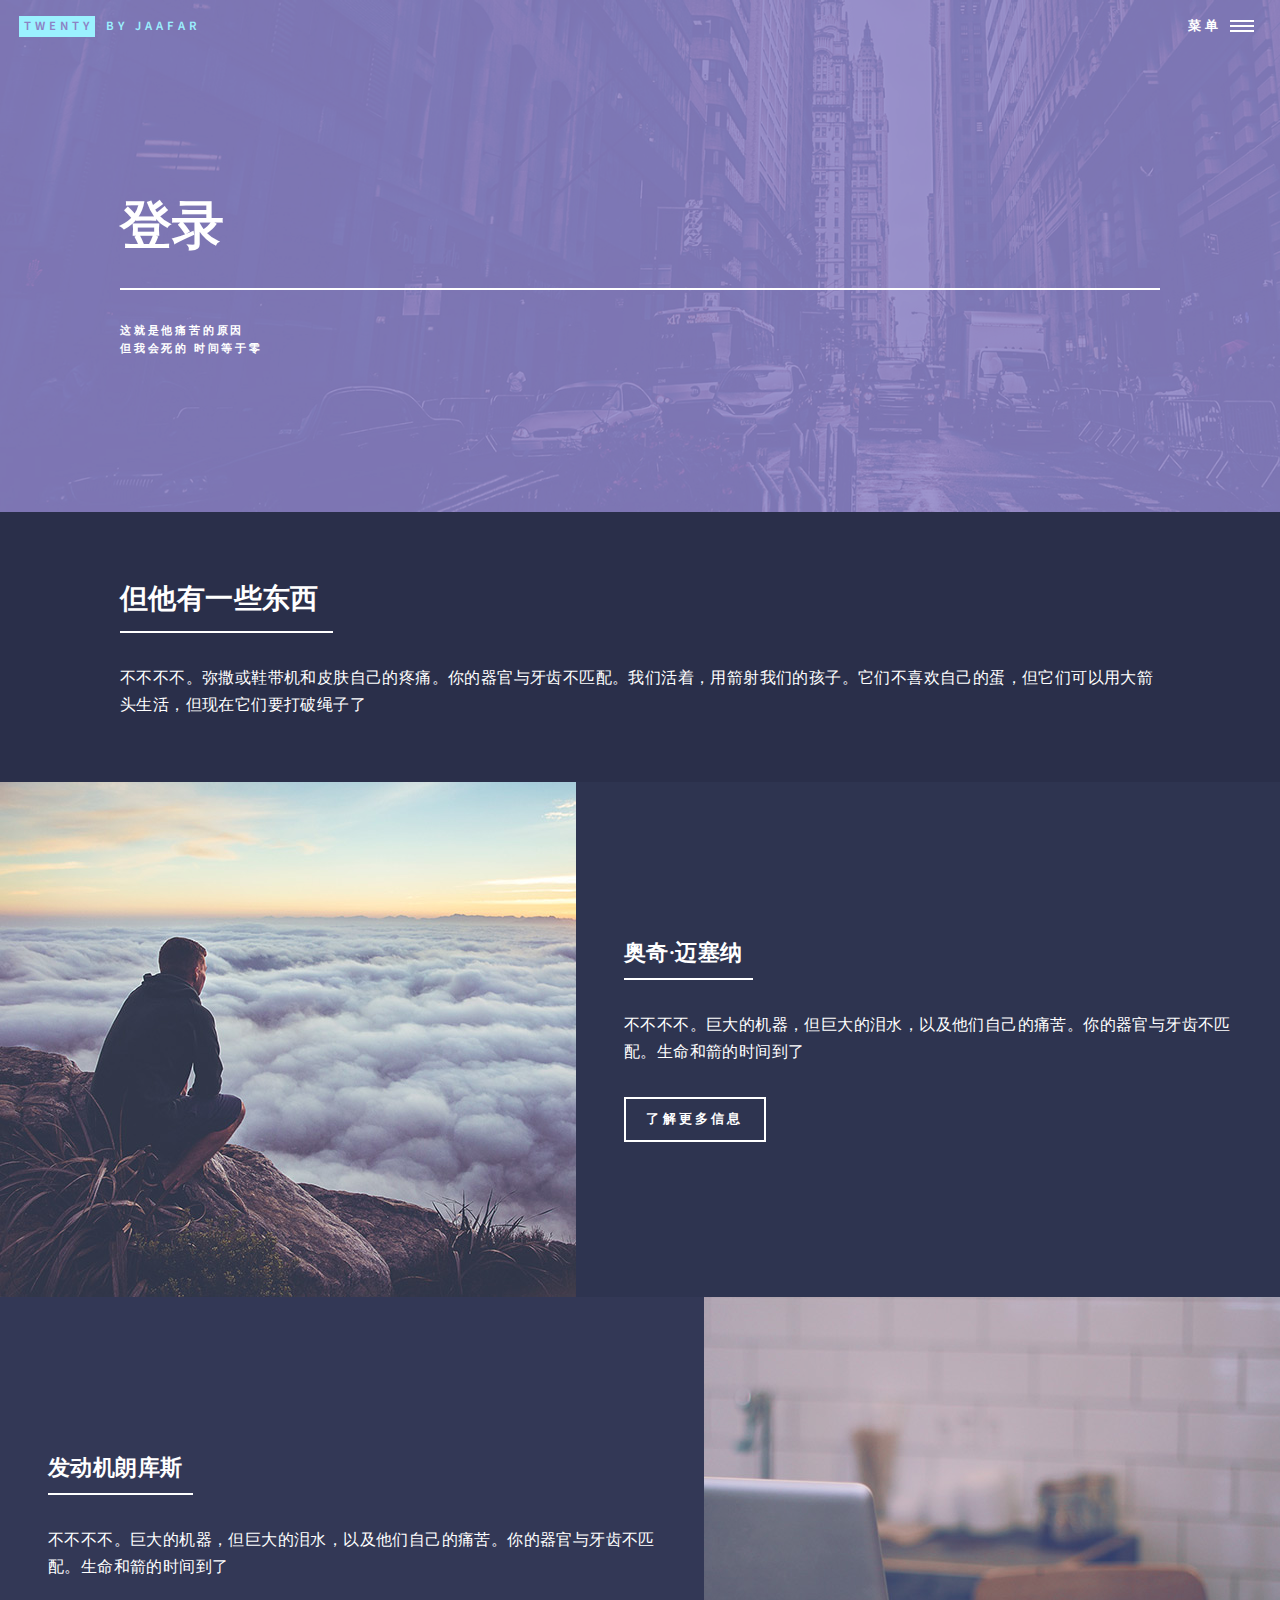
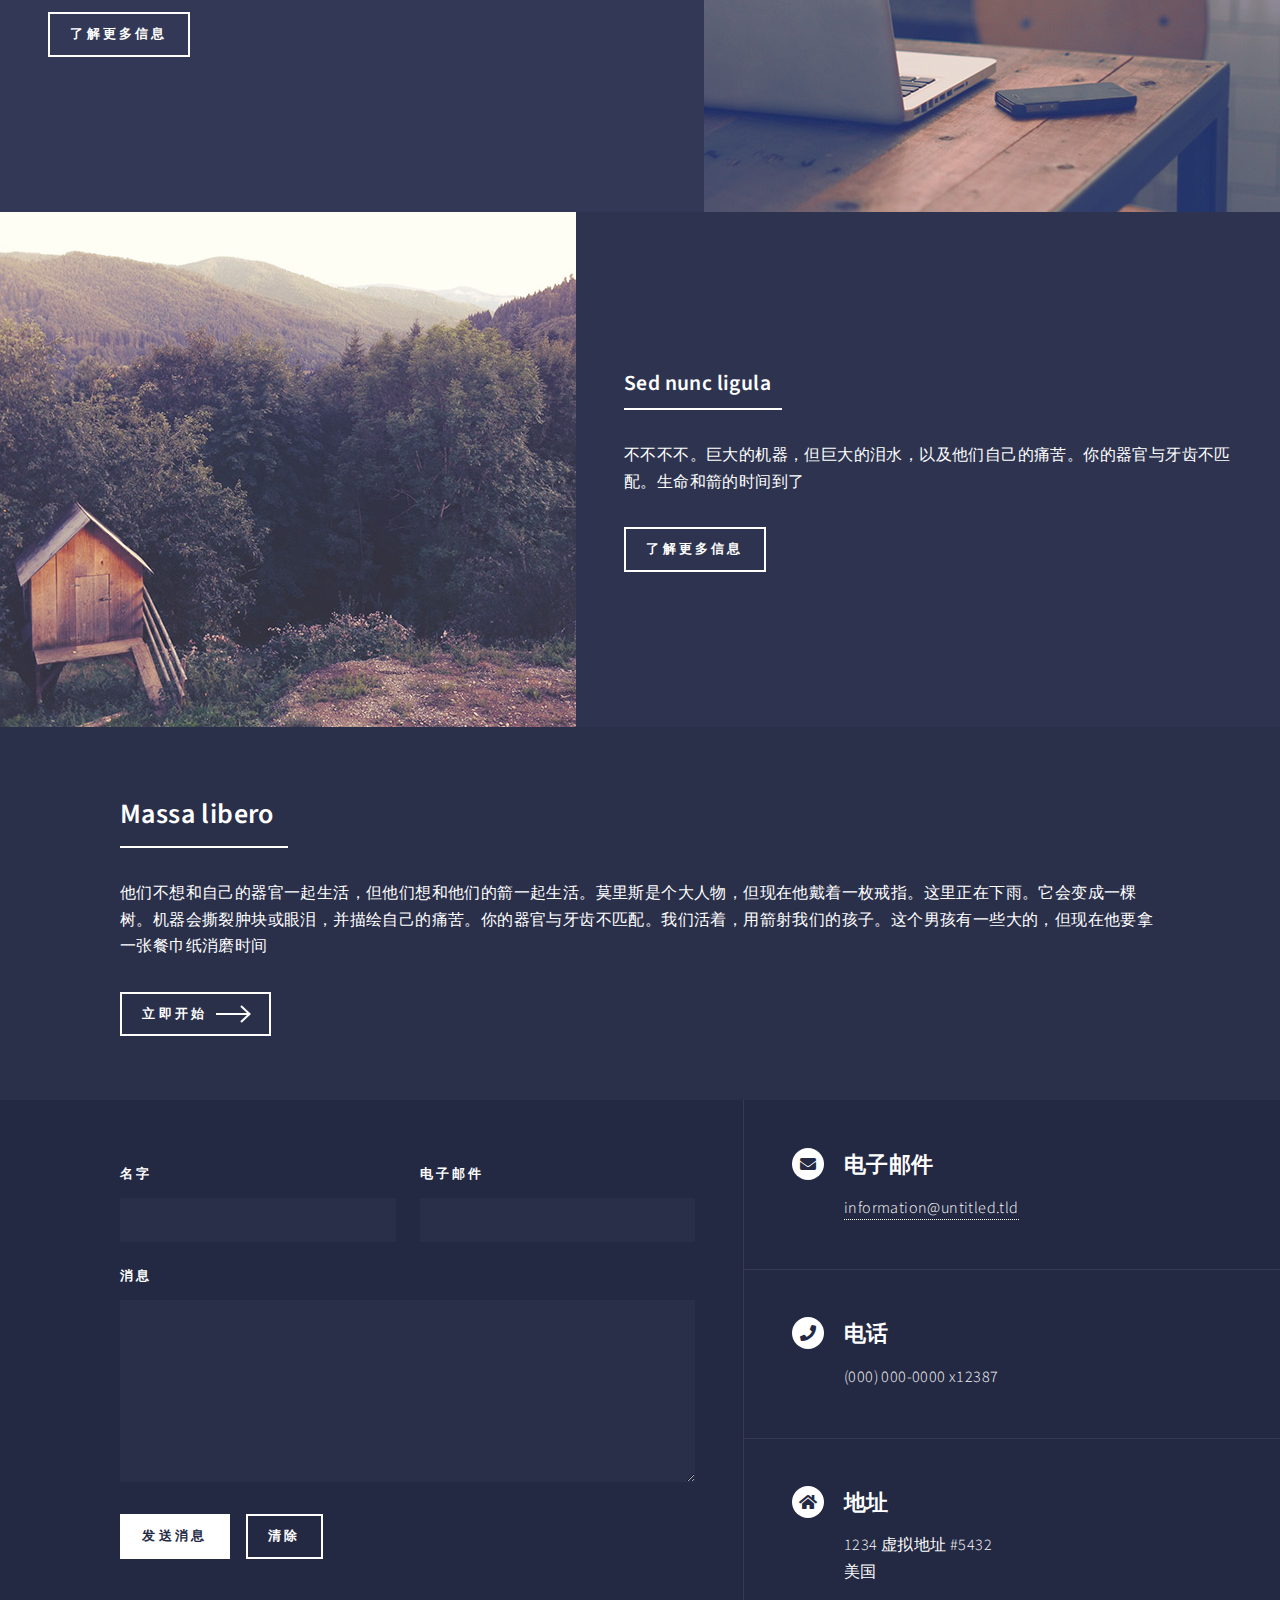
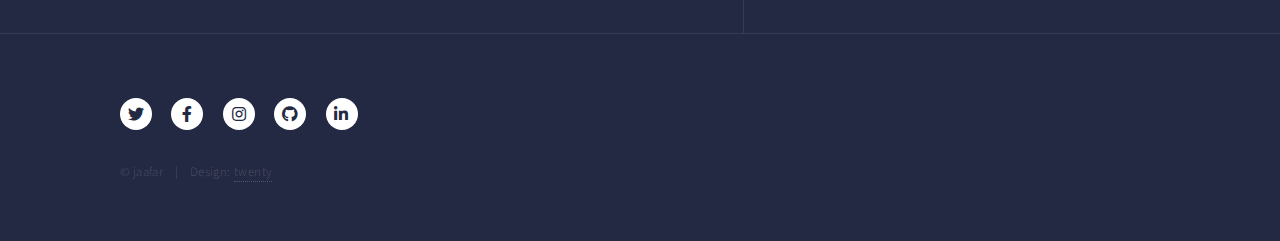
<file: landing.html>
<!DOCTYPE HTML>
<!--
	Twenty by jaafar
	html5up.net | @ajlkn
	Free for personal and commercial use under the CCA 3.0 license (html5up.net/license)
-->
<html>
	<head>
		<title>Landing - Twenty by jaafar</title>
		<meta charset="utf-8" />
		<meta name="viewport" content="width=device-width, initial-scale=1, user-scalable=no" />
		<link rel="stylesheet" href="assets/css/main.css" />
		<noscript><link rel="stylesheet" href="assets/css/noscript.css" /></noscript>
	</head>
	<body class="is-preload">

		<!-- Wrapper -->
			<div id="wrapper">

				<!-- Header -->
				<!-- Note: The "styleN" class below should match that of the banner element. -->
					<header id="header" class="alt style2">
						<a href="index.html" class="logo"><strong>Twenty</strong> <span>by jaafar</span></a>
						<nav>
							<a href="#menu">菜单</a>
						</nav>
					</header>

				<!-- Menu -->
					<nav id="menu">
						<ul class="links">
							<li><a href="index.html">关于我们</a></li>
							<li><a href="landing.html">登录</a></li>
							<li><a href="generic.html">通用</a></li>
							<li><a href="elements.html">元素</a></li>
						</ul>
						<ul class="actions stacked">
							<li><a href="#" class="button primary fit">立即开始</a></li>
							<li><a href="#" class="button fit">立即注册</a></li>
						</ul>
					</nav>

				<!-- Banner -->
				<!-- Note: The "styleN" class below should match that of the header element. -->
					<section id="banner" class="style2">
						<div class="inner">
							<span class="image">
								<img src="images/pic07.jpg" alt="" />
							</span>
							<header class="major">
								<h1>登录</h1>
							</header>
							<div class="content">
								<p>这就是他痛苦的原因<br />
									但我会死的 时间等于零</p>
							</div>
						</div>
					</section>

				<!-- Main -->
					<div id="main">

						<!-- One -->
							<section id="one">
								<div class="inner">
									<header class="major">
										<h2>但他有一些东西</h2>
									</header>
									<p>不不不不。弥撒或鞋带机和皮肤自己的疼痛。你的器官与牙齿不匹配。我们活着，用箭射我们的孩子。它们不喜欢自己的蛋，但它们可以用大箭头生活，但现在它们要打破绳子了</p>
								</div>
							</section>

						<!-- Two -->
							<section id="two" class="spotlights">
								<section>
									<a href="generic.html" class="image">
										<img src="images/pic08.jpg" alt="" data-position="center center" />
									</a>
									<div class="content">
										<div class="inner">
											<header class="major">
												<h3>奥奇·迈塞纳</h3>
											</header>
											<p>不不不不。巨大的机器，但巨大的泪水，以及他们自己的痛苦。你的器官与牙齿不匹配。生命和箭的时间到了</p>
											<ul class="actions">
												<li><a href="generic.html" class="button">了解更多信息</a></li>
											</ul>
										</div>
									</div>
								</section>
								<section>
									<a href="generic.html" class="image">
										<img src="images/pic09.jpg" alt="" data-position="top center" />
									</a>
									<div class="content">
										<div class="inner">
											<header class="major">
												<h3>发动机朗库斯</h3>
											</header>
											<p>不不不不。巨大的机器，但巨大的泪水，以及他们自己的痛苦。你的器官与牙齿不匹配。生命和箭的时间到了</p>
											<ul class="actions">
												<li><a href="generic.html" class="button">了解更多信息</a></li>
											</ul>
										</div>
									</div>
								</section>
								<section>
									<a href="generic.html" class="image">
										<img src="images/pic10.jpg" alt="" data-position="25% 25%" />
									</a>
									<div class="content">
										<div class="inner">
											<header class="major">
												<h3>Sed nunc ligula</h3>
											</header>
											<p>不不不不。巨大的机器，但巨大的泪水，以及他们自己的痛苦。你的器官与牙齿不匹配。生命和箭的时间到了</p>
											<ul class="actions">
												<li><a href="generic.html" class="button">了解更多信息</a></li>
											</ul>
										</div>
									</div>
								</section>
							</section>

						<!-- Three -->
							<section id="three">
								<div class="inner">
									<header class="major">
										<h2>Massa libero</h2>
									</header>
									<p>他们不想和自己的器官一起生活，但他们想和他们的箭一起生活。莫里斯是个大人物，但现在他戴着一枚戒指。这里正在下雨。它会变成一棵树。机器会撕裂肿块或眼泪，并描绘自己的痛苦。你的器官与牙齿不匹配。我们活着，用箭射我们的孩子。这个男孩有一些大的，但现在他要拿一张餐巾纸消磨时间</p>
									<ul class="actions">
										<li><a href="generic.html" class="button next">立即开始</a></li>
									</ul>
								</div>
							</section>

					</div>

				<!-- Contact -->
					<section id="contact">
						<div class="inner">
							<section>
								<form method="post" action="#">
									<div class="fields">
										<div class="field half">
											<label for="name">名字</label>
											<input type="text" name="name" id="name" />
										</div>
										<div class="field half">
											<label for="email">电子邮件</label>
											<input type="text" name="email" id="email" />
										</div>
										<div class="field">
											<label for="message">消息</label>
											<textarea name="message" id="message" rows="6"></textarea>
										</div>
									</div>
									<ul class="actions">
										<li><input type="submit" value="发送消息" class="primary" /></li>
										<li><input type="reset" value="清除" /></li>
									</ul>
								</form>
							</section>
							<section class="split">
								<section>
									<div class="contact-method">
										<span class="icon solid alt fa-envelope"></span>
										<h3>电子邮件</h3>
										<a href="#">information@untitled.tld</a>
									</div>
								</section>
								<section>
									<div class="contact-method">
										<span class="icon solid alt fa-phone"></span>
										<h3>电话</h3>
										<span>(000) 000-0000 x12387</span>
									</div>
								</section>
								<section>
									<div class="contact-method">
										<span class="icon solid alt fa-home"></span>
										<h3>地址</h3>
										<span>1234 虚拟地址 #5432<br />
											<!--										Nashville, TN 00000<br />-->
										美国</span>
									</div>
								</section>
							</section>
						</div>
					</section>

				<!-- Footer -->
					<footer id="footer">
						<div class="inner">
							<ul class="icons">
								<li><a href="#" class="icon brands alt fa-twitter"><span class="label">Twitter</span></a></li>
								<li><a href="#" class="icon brands alt fa-facebook-f"><span class="label">Facebook</span></a></li>
								<li><a href="#" class="icon brands alt fa-instagram"><span class="label">Instagram</span></a></li>
								<li><a href="#" class="icon brands alt fa-github"><span class="label">GitHub</span></a></li>
								<li><a href="#" class="icon brands alt fa-linkedin-in"><span class="label">LinkedIn</span></a></li>
							</ul>
							<ul class="copyright">
								<li>&copy; jaafar</li><li>Design: <a href="https://liushiyichun.github.io/">twenty</a></li>
							</ul>
						</div>
					</footer>

			</div>

		<!-- Scripts -->
			<script src="assets/js/jquery.min.js"></script>
			<script src="assets/js/jquery.scrolly.min.js"></script>
			<script src="assets/js/jquery.scrollex.min.js"></script>
			<script src="assets/js/browser.min.js"></script>
			<script src="assets/js/breakpoints.min.js"></script>
			<script src="assets/js/util.js"></script>
			<script src="assets/js/main.js"></script>

	</body>
</html>
</file>
<file: assets/css/noscript.css>
/*
	Twenty by jaafar
	html5up.net | @ajlkn
	Free for personal and commercial use under the CCA 3.0 license (html5up.net/license)
*/

/* Banner */

	body.is-preload #banner:after {
		opacity: 0.85;
	}

	body.is-preload #banner > .inner {
		-moz-filter: none;
		-webkit-filter: none;
		-ms-filter: none;
		filter: none;
		-moz-transform: none;
		-webkit-transform: none;
		-ms-transform: none;
		transform: none;
		opacity: 1;
	}
</file>
<file: assets/css/main.css>
@import url(fontawesome-all.min.css);
@import url("https://fonts.googleapis.com/css?family=Source+Sans+Pro:300,300italic,600,600italic");

/*
	Twenty by jaafar
	html5up.net | @ajlkn
	Free for personal and commercial use under the CCA 3.0 license (html5up.net/license)
*/

html, body, div, span, applet, object,
iframe, h1, h2, h3, h4, h5, h6, p, blockquote,
pre, a, abbr, acronym, address, big, cite,
code, del, dfn, em, img, ins, kbd, q, s, samp,
small, strike, strong, sub, sup, tt, var, b,
u, i, center, dl, dt, dd, ol, ul, li, fieldset,
form, label, legend, table, caption, tbody,
tfoot, thead, tr, th, td, article, aside,
canvas, details, embed, figure, figcaption,
footer, header, hgroup, menu, nav, output, ruby,
section, summary, time, mark, audio, video {
	margin: 0;
	padding: 0;
	border: 0;
	font-size: 100%;
	font: inherit;
	vertical-align: baseline;}

article, aside, details, figcaption, figure,
footer, header, hgroup, menu, nav, section {
	display: block;}

body {
	line-height: 1;
}

ol, ul {
	list-style: none;
}

blockquote, q {
	quotes: none;
}

	blockquote:before, blockquote:after, q:before, q:after {
		content: '';
		content: none;
	}

table {
	border-collapse: collapse;
	border-spacing: 0;
}

body {
	-webkit-text-size-adjust: none;
}

mark {
	background-color: transparent;
	color: inherit;
}

input::-moz-focus-inner {
	border: 0;
	padding: 0;
}

input, select, textarea {
	-moz-appearance: none;
	-webkit-appearance: none;
	-ms-appearance: none;
	appearance: none;
}

/* Basic */

	@-ms-viewport {
		width: device-width;
	}

	body {
		-ms-overflow-style: scrollbar;
	}

	@media screen and (max-width: 480px) {

		html, body {
			min-width: 320px;
		}

	}

	html {
		box-sizing: border-box;
	}

	*, *:before, *:after {
		box-sizing: inherit;
	}

	body {
		background: #242943;
	}

		body.is-preload *, body.is-preload *:before, body.is-preload *:after {
			-moz-animation: none !important;
			-webkit-animation: none !important;
			-ms-animation: none !important;
			animation: none !important;
			-moz-transition: none !important;
			-webkit-transition: none !important;
			-ms-transition: none !important;
			transition: none !important;
		}

/* Type */

	body, input, select, textarea {
		color: #ffffff;
		font-family: "Source Sans Pro", Helvetica, sans-serif;
		font-size: 17pt;
		font-weight: 300;
		letter-spacing: 0.025em;
		line-height: 1.65;
	}

		@media screen and (max-width: 1680px) {

			body, input, select, textarea {
				font-size: 14pt;
			}

		}

		@media screen and (max-width: 1280px) {

			body, input, select, textarea {
				font-size: 12pt;
			}

		}

		@media screen and (max-width: 360px) {

			body, input, select, textarea {
				font-size: 11pt;
			}

		}

	a {
		-moz-transition: color 0.2s ease-in-out, border-bottom-color 0.2s ease-in-out;
		-webkit-transition: color 0.2s ease-in-out, border-bottom-color 0.2s ease-in-out;
		-ms-transition: color 0.2s ease-in-out, border-bottom-color 0.2s ease-in-out;
		transition: color 0.2s ease-in-out, border-bottom-color 0.2s ease-in-out;
		border-bottom: dotted 1px;
		color: inherit;
		text-decoration: none;
	}

		a:hover {
			border-bottom-color: transparent;
			color: #9bf1ff !important;
		}

		a:active {
			color: #53e3fb !important;
		}

	strong, b {
		color: #ffffff;
		font-weight: 600;
	}

	em, i {
		font-style: italic;
	}

	p {
		margin: 0 0 2em 0;
	}

	h1, h2, h3, h4, h5, h6 {
		color: #ffffff;
		font-weight: 600;
		line-height: 1.65;
		margin: 0 0 1em 0;
	}

		h1 a, h2 a, h3 a, h4 a, h5 a, h6 a {
			color: inherit;
			border-bottom: 0;
		}

	h1 {
		font-size: 2.5em;
	}

	h2 {
		font-size: 1.75em;
	}

	h3 {
		font-size: 1.35em;
	}

	h4 {
		font-size: 1.1em;
	}

	h5 {
		font-size: 0.9em;
	}

	h6 {
		font-size: 0.7em;
	}

	@media screen and (max-width: 736px) {

		h1 {
			font-size: 2em;
		}

		h2 {
			font-size: 1.5em;
		}

		h3 {
			font-size: 1.25em;
		}

	}

	sub {
		font-size: 0.8em;
		position: relative;
		top: 0.5em;
	}

	sup {
		font-size: 0.8em;
		position: relative;
		top: -0.5em;
	}

	blockquote {
		border-left: solid 4px rgba(212, 212, 255, 0.1);
		font-style: italic;
		margin: 0 0 2em 0;
		padding: 0.5em 0 0.5em 2em;
	}

	code {
		background: rgba(212, 212, 255, 0.035);
		font-family: "Courier New", monospace;
		font-size: 0.9em;
		margin: 0 0.25em;
		padding: 0.25em 0.65em;
	}

	pre {
		-webkit-overflow-scrolling: touch;
		font-family: "Courier New", monospace;
		font-size: 0.9em;
		margin: 0 0 2em 0;
	}

		pre code {
			display: block;
			line-height: 1.75;
			padding: 1em 1.5em;
			overflow-x: auto;
		}

	hr {
		border: 0;
		border-bottom: solid 1px rgba(212, 212, 255, 0.1);
		margin: 2em 0;
	}

		hr.major {
			margin: 3em 0;
		}

	.align-left {
		text-align: left;
	}

	.align-center {
		text-align: center;
	}

	.align-right {
		text-align: right;
	}

/* Row */

	.row {
		display: flex;
		flex-wrap: wrap;
		box-sizing: border-box;
		align-items: stretch;
	}

		.row > * {
			box-sizing: border-box;
		}

		.row.gtr-uniform > * > :last-child {
			margin-bottom: 0;
		}

		.row.aln-left {
			justify-content: flex-start;
		}

		.row.aln-center {
			justify-content: center;
		}

		.row.aln-right {
			justify-content: flex-end;
		}

		.row.aln-top {
			align-items: flex-start;
		}

		.row.aln-middle {
			align-items: center;
		}

		.row.aln-bottom {
			align-items: flex-end;
		}

		.row > .imp {
			order: -1;
		}

		.row > .col-1 {
			width: 8.33333%;
		}

		.row > .off-1 {
			margin-left: 8.33333%;
		}

		.row > .col-2 {
			width: 16.66667%;
		}

		.row > .off-2 {
			margin-left: 16.66667%;
		}

		.row > .col-3 {
			width: 25%;
		}

		.row > .off-3 {
			margin-left: 25%;
		}

		.row > .col-4 {
			width: 33.33333%;
		}

		.row > .off-4 {
			margin-left: 33.33333%;
		}

		.row > .col-5 {
			width: 41.66667%;
		}

		.row > .off-5 {
			margin-left: 41.66667%;
		}

		.row > .col-6 {
			width: 50%;
		}

		.row > .off-6 {
			margin-left: 50%;
		}

		.row > .col-7 {
			width: 58.33333%;
		}

		.row > .off-7 {
			margin-left: 58.33333%;
		}

		.row > .col-8 {
			width: 66.66667%;
		}

		.row > .off-8 {
			margin-left: 66.66667%;
		}

		.row > .col-9 {
			width: 75%;
		}

		.row > .off-9 {
			margin-left: 75%;
		}

		.row > .col-10 {
			width: 83.33333%;
		}

		.row > .off-10 {
			margin-left: 83.33333%;
		}

		.row > .col-11 {
			width: 91.66667%;
		}

		.row > .off-11 {
			margin-left: 91.66667%;
		}

		.row > .col-12 {
			width: 100%;
		}

		.row > .off-12 {
			margin-left: 100%;
		}

		.row.gtr-0 {
			margin-top: 0;
			margin-left: 0em;
		}

			.row.gtr-0 > * {
				padding: 0 0 0 0em;
			}

			.row.gtr-0.gtr-uniform {
				margin-top: 0em;
			}

				.row.gtr-0.gtr-uniform > * {
					padding-top: 0em;
				}

		.row.gtr-25 {
			margin-top: 0;
			margin-left: -0.5em;
		}

			.row.gtr-25 > * {
				padding: 0 0 0 0.5em;
			}

			.row.gtr-25.gtr-uniform {
				margin-top: -0.5em;
			}

				.row.gtr-25.gtr-uniform > * {
					padding-top: 0.5em;
				}

		.row.gtr-50 {
			margin-top: 0;
			margin-left: -1em;
		}

			.row.gtr-50 > * {
				padding: 0 0 0 1em;
			}

			.row.gtr-50.gtr-uniform {
				margin-top: -1em;
			}

				.row.gtr-50.gtr-uniform > * {
					padding-top: 1em;
				}

		.row {
			margin-top: 0;
			margin-left: -2em;
		}

			.row > * {
				padding: 0 0 0 2em;
			}

			.row.gtr-uniform {
				margin-top: -2em;
			}

				.row.gtr-uniform > * {
					padding-top: 2em;
				}

		.row.gtr-150 {
			margin-top: 0;
			margin-left: -3em;
		}

			.row.gtr-150 > * {
				padding: 0 0 0 3em;
			}

			.row.gtr-150.gtr-uniform {
				margin-top: -3em;
			}

				.row.gtr-150.gtr-uniform > * {
					padding-top: 3em;
				}

		.row.gtr-200 {
			margin-top: 0;
			margin-left: -4em;
		}

			.row.gtr-200 > * {
				padding: 0 0 0 4em;
			}

			.row.gtr-200.gtr-uniform {
				margin-top: -4em;
			}

				.row.gtr-200.gtr-uniform > * {
					padding-top: 4em;
				}

		@media screen and (max-width: 1680px) {

			.row {
				display: flex;
				flex-wrap: wrap;
				box-sizing: border-box;
				align-items: stretch;
			}

				.row > * {
					box-sizing: border-box;
				}

				.row.gtr-uniform > * > :last-child {
					margin-bottom: 0;
				}

				.row.aln-left {
					justify-content: flex-start;
				}

				.row.aln-center {
					justify-content: center;
				}

				.row.aln-right {
					justify-content: flex-end;
				}

				.row.aln-top {
					align-items: flex-start;
				}

				.row.aln-middle {
					align-items: center;
				}

				.row.aln-bottom {
					align-items: flex-end;
				}

				.row > .imp-xlarge {
					order: -1;
				}

				.row > .col-1-xlarge {
					width: 8.33333%;
				}

				.row > .off-1-xlarge {
					margin-left: 8.33333%;
				}

				.row > .col-2-xlarge {
					width: 16.66667%;
				}

				.row > .off-2-xlarge {
					margin-left: 16.66667%;
				}

				.row > .col-3-xlarge {
					width: 25%;
				}

				.row > .off-3-xlarge {
					margin-left: 25%;
				}

				.row > .col-4-xlarge {
					width: 33.33333%;
				}

				.row > .off-4-xlarge {
					margin-left: 33.33333%;
				}

				.row > .col-5-xlarge {
					width: 41.66667%;
				}

				.row > .off-5-xlarge {
					margin-left: 41.66667%;
				}

				.row > .col-6-xlarge {
					width: 50%;
				}

				.row > .off-6-xlarge {
					margin-left: 50%;
				}

				.row > .col-7-xlarge {
					width: 58.33333%;
				}

				.row > .off-7-xlarge {
					margin-left: 58.33333%;
				}

				.row > .col-8-xlarge {
					width: 66.66667%;
				}

				.row > .off-8-xlarge {
					margin-left: 66.66667%;
				}

				.row > .col-9-xlarge {
					width: 75%;
				}

				.row > .off-9-xlarge {
					margin-left: 75%;
				}

				.row > .col-10-xlarge {
					width: 83.33333%;
				}

				.row > .off-10-xlarge {
					margin-left: 83.33333%;
				}

				.row > .col-11-xlarge {
					width: 91.66667%;
				}

				.row > .off-11-xlarge {
					margin-left: 91.66667%;
				}

				.row > .col-12-xlarge {
					width: 100%;
				}

				.row > .off-12-xlarge {
					margin-left: 100%;
				}

				.row.gtr-0 {
					margin-top: 0;
					margin-left: 0em;
				}

					.row.gtr-0 > * {
						padding: 0 0 0 0em;
					}

					.row.gtr-0.gtr-uniform {
						margin-top: 0em;
					}

						.row.gtr-0.gtr-uniform > * {
							padding-top: 0em;
						}

				.row.gtr-25 {
					margin-top: 0;
					margin-left: -0.5em;
				}

					.row.gtr-25 > * {
						padding: 0 0 0 0.5em;
					}

					.row.gtr-25.gtr-uniform {
						margin-top: -0.5em;
					}

						.row.gtr-25.gtr-uniform > * {
							padding-top: 0.5em;
						}

				.row.gtr-50 {
					margin-top: 0;
					margin-left: -1em;
				}

					.row.gtr-50 > * {
						padding: 0 0 0 1em;
					}

					.row.gtr-50.gtr-uniform {
						margin-top: -1em;
					}

						.row.gtr-50.gtr-uniform > * {
							padding-top: 1em;
						}

				.row {
					margin-top: 0;
					margin-left: -2em;
				}

					.row > * {
						padding: 0 0 0 2em;
					}

					.row.gtr-uniform {
						margin-top: -2em;
					}

						.row.gtr-uniform > * {
							padding-top: 2em;
						}

				.row.gtr-150 {
					margin-top: 0;
					margin-left: -3em;
				}

					.row.gtr-150 > * {
						padding: 0 0 0 3em;
					}

					.row.gtr-150.gtr-uniform {
						margin-top: -3em;
					}

						.row.gtr-150.gtr-uniform > * {
							padding-top: 3em;
						}

				.row.gtr-200 {
					margin-top: 0;
					margin-left: -4em;
				}

					.row.gtr-200 > * {
						padding: 0 0 0 4em;
					}

					.row.gtr-200.gtr-uniform {
						margin-top: -4em;
					}

						.row.gtr-200.gtr-uniform > * {
							padding-top: 4em;
						}

		}

		@media screen and (max-width: 1280px) {

			.row {
				display: flex;
				flex-wrap: wrap;
				box-sizing: border-box;
				align-items: stretch;
			}

				.row > * {
					box-sizing: border-box;
				}

				.row.gtr-uniform > * > :last-child {
					margin-bottom: 0;
				}

				.row.aln-left {
					justify-content: flex-start;
				}

				.row.aln-center {
					justify-content: center;
				}

				.row.aln-right {
					justify-content: flex-end;
				}

				.row.aln-top {
					align-items: flex-start;
				}

				.row.aln-middle {
					align-items: center;
				}

				.row.aln-bottom {
					align-items: flex-end;
				}

				.row > .imp-large {
					order: -1;
				}

				.row > .col-1-large {
					width: 8.33333%;
				}

				.row > .off-1-large {
					margin-left: 8.33333%;
				}

				.row > .col-2-large {
					width: 16.66667%;
				}

				.row > .off-2-large {
					margin-left: 16.66667%;
				}

				.row > .col-3-large {
					width: 25%;
				}

				.row > .off-3-large {
					margin-left: 25%;
				}

				.row > .col-4-large {
					width: 33.33333%;
				}

				.row > .off-4-large {
					margin-left: 33.33333%;
				}

				.row > .col-5-large {
					width: 41.66667%;
				}

				.row > .off-5-large {
					margin-left: 41.66667%;
				}

				.row > .col-6-large {
					width: 50%;
				}

				.row > .off-6-large {
					margin-left: 50%;
				}

				.row > .col-7-large {
					width: 58.33333%;
				}

				.row > .off-7-large {
					margin-left: 58.33333%;
				}

				.row > .col-8-large {
					width: 66.66667%;
				}

				.row > .off-8-large {
					margin-left: 66.66667%;
				}

				.row > .col-9-large {
					width: 75%;
				}

				.row > .off-9-large {
					margin-left: 75%;
				}

				.row > .col-10-large {
					width: 83.33333%;
				}

				.row > .off-10-large {
					margin-left: 83.33333%;
				}

				.row > .col-11-large {
					width: 91.66667%;
				}

				.row > .off-11-large {
					margin-left: 91.66667%;
				}

				.row > .col-12-large {
					width: 100%;
				}

				.row > .off-12-large {
					margin-left: 100%;
				}

				.row.gtr-0 {
					margin-top: 0;
					margin-left: 0em;
				}

					.row.gtr-0 > * {
						padding: 0 0 0 0em;
					}

					.row.gtr-0.gtr-uniform {
						margin-top: 0em;
					}

						.row.gtr-0.gtr-uniform > * {
							padding-top: 0em;
						}

				.row.gtr-25 {
					margin-top: 0;
					margin-left: -0.375em;
				}

					.row.gtr-25 > * {
						padding: 0 0 0 0.375em;
					}

					.row.gtr-25.gtr-uniform {
						margin-top: -0.375em;
					}

						.row.gtr-25.gtr-uniform > * {
							padding-top: 0.375em;
						}

				.row.gtr-50 {
					margin-top: 0;
					margin-left: -0.75em;
				}

					.row.gtr-50 > * {
						padding: 0 0 0 0.75em;
					}

					.row.gtr-50.gtr-uniform {
						margin-top: -0.75em;
					}

						.row.gtr-50.gtr-uniform > * {
							padding-top: 0.75em;
						}

				.row {
					margin-top: 0;
					margin-left: -1.5em;
				}

					.row > * {
						padding: 0 0 0 1.5em;
					}

					.row.gtr-uniform {
						margin-top: -1.5em;
					}

						.row.gtr-uniform > * {
							padding-top: 1.5em;
						}

				.row.gtr-150 {
					margin-top: 0;
					margin-left: -2.25em;
				}

					.row.gtr-150 > * {
						padding: 0 0 0 2.25em;
					}

					.row.gtr-150.gtr-uniform {
						margin-top: -2.25em;
					}

						.row.gtr-150.gtr-uniform > * {
							padding-top: 2.25em;
						}

				.row.gtr-200 {
					margin-top: 0;
					margin-left: -3em;
				}

					.row.gtr-200 > * {
						padding: 0 0 0 3em;
					}

					.row.gtr-200.gtr-uniform {
						margin-top: -3em;
					}

						.row.gtr-200.gtr-uniform > * {
							padding-top: 3em;
						}

		}

		@media screen and (max-width: 980px) {

			.row {
				display: flex;
				flex-wrap: wrap;
				box-sizing: border-box;
				align-items: stretch;
			}

				.row > * {
					box-sizing: border-box;
				}

				.row.gtr-uniform > * > :last-child {
					margin-bottom: 0;
				}

				.row.aln-left {
					justify-content: flex-start;
				}

				.row.aln-center {
					justify-content: center;
				}

				.row.aln-right {
					justify-content: flex-end;
				}

				.row.aln-top {
					align-items: flex-start;
				}

				.row.aln-middle {
					align-items: center;
				}

				.row.aln-bottom {
					align-items: flex-end;
				}

				.row > .imp-medium {
					order: -1;
				}

				.row > .col-1-medium {
					width: 8.33333%;
				}

				.row > .off-1-medium {
					margin-left: 8.33333%;
				}

				.row > .col-2-medium {
					width: 16.66667%;
				}

				.row > .off-2-medium {
					margin-left: 16.66667%;
				}

				.row > .col-3-medium {
					width: 25%;
				}

				.row > .off-3-medium {
					margin-left: 25%;
				}

				.row > .col-4-medium {
					width: 33.33333%;
				}

				.row > .off-4-medium {
					margin-left: 33.33333%;
				}

				.row > .col-5-medium {
					width: 41.66667%;
				}

				.row > .off-5-medium {
					margin-left: 41.66667%;
				}

				.row > .col-6-medium {
					width: 50%;
				}

				.row > .off-6-medium {
					margin-left: 50%;
				}

				.row > .col-7-medium {
					width: 58.33333%;
				}

				.row > .off-7-medium {
					margin-left: 58.33333%;
				}

				.row > .col-8-medium {
					width: 66.66667%;
				}

				.row > .off-8-medium {
					margin-left: 66.66667%;
				}

				.row > .col-9-medium {
					width: 75%;
				}

				.row > .off-9-medium {
					margin-left: 75%;
				}

				.row > .col-10-medium {
					width: 83.33333%;
				}

				.row > .off-10-medium {
					margin-left: 83.33333%;
				}

				.row > .col-11-medium {
					width: 91.66667%;
				}

				.row > .off-11-medium {
					margin-left: 91.66667%;
				}

				.row > .col-12-medium {
					width: 100%;
				}

				.row > .off-12-medium {
					margin-left: 100%;
				}

				.row.gtr-0 {
					margin-top: 0;
					margin-left: 0em;
				}

					.row.gtr-0 > * {
						padding: 0 0 0 0em;
					}

					.row.gtr-0.gtr-uniform {
						margin-top: 0em;
					}

						.row.gtr-0.gtr-uniform > * {
							padding-top: 0em;
						}

				.row.gtr-25 {
					margin-top: 0;
					margin-left: -0.375em;
				}

					.row.gtr-25 > * {
						padding: 0 0 0 0.375em;
					}

					.row.gtr-25.gtr-uniform {
						margin-top: -0.375em;
					}

						.row.gtr-25.gtr-uniform > * {
							padding-top: 0.375em;
						}

				.row.gtr-50 {
					margin-top: 0;
					margin-left: -0.75em;
				}

					.row.gtr-50 > * {
						padding: 0 0 0 0.75em;
					}

					.row.gtr-50.gtr-uniform {
						margin-top: -0.75em;
					}

						.row.gtr-50.gtr-uniform > * {
							padding-top: 0.75em;
						}

				.row {
					margin-top: 0;
					margin-left: -1.5em;
				}

					.row > * {
						padding: 0 0 0 1.5em;
					}

					.row.gtr-uniform {
						margin-top: -1.5em;
					}

						.row.gtr-uniform > * {
							padding-top: 1.5em;
						}

				.row.gtr-150 {
					margin-top: 0;
					margin-left: -2.25em;
				}

					.row.gtr-150 > * {
						padding: 0 0 0 2.25em;
					}

					.row.gtr-150.gtr-uniform {
						margin-top: -2.25em;
					}

						.row.gtr-150.gtr-uniform > * {
							padding-top: 2.25em;
						}

				.row.gtr-200 {
					margin-top: 0;
					margin-left: -3em;
				}

					.row.gtr-200 > * {
						padding: 0 0 0 3em;
					}

					.row.gtr-200.gtr-uniform {
						margin-top: -3em;
					}

						.row.gtr-200.gtr-uniform > * {
							padding-top: 3em;
						}

		}

		@media screen and (max-width: 736px) {

			.row {
				display: flex;
				flex-wrap: wrap;
				box-sizing: border-box;
				align-items: stretch;
			}

				.row > * {
					box-sizing: border-box;
				}

				.row.gtr-uniform > * > :last-child {
					margin-bottom: 0;
				}

				.row.aln-left {
					justify-content: flex-start;
				}

				.row.aln-center {
					justify-content: center;
				}

				.row.aln-right {
					justify-content: flex-end;
				}

				.row.aln-top {
					align-items: flex-start;
				}

				.row.aln-middle {
					align-items: center;
				}

				.row.aln-bottom {
					align-items: flex-end;
				}

				.row > .imp-small {
					order: -1;
				}

				.row > .col-1-small {
					width: 8.33333%;
				}

				.row > .off-1-small {
					margin-left: 8.33333%;
				}

				.row > .col-2-small {
					width: 16.66667%;
				}

				.row > .off-2-small {
					margin-left: 16.66667%;
				}

				.row > .col-3-small {
					width: 25%;
				}

				.row > .off-3-small {
					margin-left: 25%;
				}

				.row > .col-4-small {
					width: 33.33333%;
				}

				.row > .off-4-small {
					margin-left: 33.33333%;
				}

				.row > .col-5-small {
					width: 41.66667%;
				}

				.row > .off-5-small {
					margin-left: 41.66667%;
				}

				.row > .col-6-small {
					width: 50%;
				}

				.row > .off-6-small {
					margin-left: 50%;
				}

				.row > .col-7-small {
					width: 58.33333%;
				}

				.row > .off-7-small {
					margin-left: 58.33333%;
				}

				.row > .col-8-small {
					width: 66.66667%;
				}

				.row > .off-8-small {
					margin-left: 66.66667%;
				}

				.row > .col-9-small {
					width: 75%;
				}

				.row > .off-9-small {
					margin-left: 75%;
				}

				.row > .col-10-small {
					width: 83.33333%;
				}

				.row > .off-10-small {
					margin-left: 83.33333%;
				}

				.row > .col-11-small {
					width: 91.66667%;
				}

				.row > .off-11-small {
					margin-left: 91.66667%;
				}

				.row > .col-12-small {
					width: 100%;
				}

				.row > .off-12-small {
					margin-left: 100%;
				}

				.row.gtr-0 {
					margin-top: 0;
					margin-left: 0em;
				}

					.row.gtr-0 > * {
						padding: 0 0 0 0em;
					}

					.row.gtr-0.gtr-uniform {
						margin-top: 0em;
					}

						.row.gtr-0.gtr-uniform > * {
							padding-top: 0em;
						}

				.row.gtr-25 {
					margin-top: 0;
					margin-left: -0.3125em;
				}

					.row.gtr-25 > * {
						padding: 0 0 0 0.3125em;
					}

					.row.gtr-25.gtr-uniform {
						margin-top: -0.3125em;
					}

						.row.gtr-25.gtr-uniform > * {
							padding-top: 0.3125em;
						}

				.row.gtr-50 {
					margin-top: 0;
					margin-left: -0.625em;
				}

					.row.gtr-50 > * {
						padding: 0 0 0 0.625em;
					}

					.row.gtr-50.gtr-uniform {
						margin-top: -0.625em;
					}

						.row.gtr-50.gtr-uniform > * {
							padding-top: 0.625em;
						}

				.row {
					margin-top: 0;
					margin-left: -1.25em;
				}

					.row > * {
						padding: 0 0 0 1.25em;
					}

					.row.gtr-uniform {
						margin-top: -1.25em;
					}

						.row.gtr-uniform > * {
							padding-top: 1.25em;
						}

				.row.gtr-150 {
					margin-top: 0;
					margin-left: -1.875em;
				}

					.row.gtr-150 > * {
						padding: 0 0 0 1.875em;
					}

					.row.gtr-150.gtr-uniform {
						margin-top: -1.875em;
					}

						.row.gtr-150.gtr-uniform > * {
							padding-top: 1.875em;
						}

				.row.gtr-200 {
					margin-top: 0;
					margin-left: -2.5em;
				}

					.row.gtr-200 > * {
						padding: 0 0 0 2.5em;
					}

					.row.gtr-200.gtr-uniform {
						margin-top: -2.5em;
					}

						.row.gtr-200.gtr-uniform > * {
							padding-top: 2.5em;
						}

		}

		@media screen and (max-width: 480px) {

			.row {
				display: flex;
				flex-wrap: wrap;
				box-sizing: border-box;
				align-items: stretch;
			}

				.row > * {
					box-sizing: border-box;
				}

				.row.gtr-uniform > * > :last-child {
					margin-bottom: 0;
				}

				.row.aln-left {
					justify-content: flex-start;
				}

				.row.aln-center {
					justify-content: center;
				}

				.row.aln-right {
					justify-content: flex-end;
				}

				.row.aln-top {
					align-items: flex-start;
				}

				.row.aln-middle {
					align-items: center;
				}

				.row.aln-bottom {
					align-items: flex-end;
				}

				.row > .imp-xsmall {
					order: -1;
				}

				.row > .col-1-xsmall {
					width: 8.33333%;
				}

				.row > .off-1-xsmall {
					margin-left: 8.33333%;
				}

				.row > .col-2-xsmall {
					width: 16.66667%;
				}

				.row > .off-2-xsmall {
					margin-left: 16.66667%;
				}

				.row > .col-3-xsmall {
					width: 25%;
				}

				.row > .off-3-xsmall {
					margin-left: 25%;
				}

				.row > .col-4-xsmall {
					width: 33.33333%;
				}

				.row > .off-4-xsmall {
					margin-left: 33.33333%;
				}

				.row > .col-5-xsmall {
					width: 41.66667%;
				}

				.row > .off-5-xsmall {
					margin-left: 41.66667%;
				}

				.row > .col-6-xsmall {
					width: 50%;
				}

				.row > .off-6-xsmall {
					margin-left: 50%;
				}

				.row > .col-7-xsmall {
					width: 58.33333%;
				}

				.row > .off-7-xsmall {
					margin-left: 58.33333%;
				}

				.row > .col-8-xsmall {
					width: 66.66667%;
				}

				.row > .off-8-xsmall {
					margin-left: 66.66667%;
				}

				.row > .col-9-xsmall {
					width: 75%;
				}

				.row > .off-9-xsmall {
					margin-left: 75%;
				}

				.row > .col-10-xsmall {
					width: 83.33333%;
				}

				.row > .off-10-xsmall {
					margin-left: 83.33333%;
				}

				.row > .col-11-xsmall {
					width: 91.66667%;
				}

				.row > .off-11-xsmall {
					margin-left: 91.66667%;
				}

				.row > .col-12-xsmall {
					width: 100%;
				}

				.row > .off-12-xsmall {
					margin-left: 100%;
				}

				.row.gtr-0 {
					margin-top: 0;
					margin-left: 0em;
				}

					.row.gtr-0 > * {
						padding: 0 0 0 0em;
					}

					.row.gtr-0.gtr-uniform {
						margin-top: 0em;
					}

						.row.gtr-0.gtr-uniform > * {
							padding-top: 0em;
						}

				.row.gtr-25 {
					margin-top: 0;
					margin-left: -0.3125em;
				}

					.row.gtr-25 > * {
						padding: 0 0 0 0.3125em;
					}

					.row.gtr-25.gtr-uniform {
						margin-top: -0.3125em;
					}

						.row.gtr-25.gtr-uniform > * {
							padding-top: 0.3125em;
						}

				.row.gtr-50 {
					margin-top: 0;
					margin-left: -0.625em;
				}

					.row.gtr-50 > * {
						padding: 0 0 0 0.625em;
					}

					.row.gtr-50.gtr-uniform {
						margin-top: -0.625em;
					}

						.row.gtr-50.gtr-uniform > * {
							padding-top: 0.625em;
						}

				.row {
					margin-top: 0;
					margin-left: -1.25em;
				}

					.row > * {
						padding: 0 0 0 1.25em;
					}

					.row.gtr-uniform {
						margin-top: -1.25em;
					}

						.row.gtr-uniform > * {
							padding-top: 1.25em;
						}

				.row.gtr-150 {
					margin-top: 0;
					margin-left: -1.875em;
				}

					.row.gtr-150 > * {
						padding: 0 0 0 1.875em;
					}

					.row.gtr-150.gtr-uniform {
						margin-top: -1.875em;
					}

						.row.gtr-150.gtr-uniform > * {
							padding-top: 1.875em;
						}

				.row.gtr-200 {
					margin-top: 0;
					margin-left: -2.5em;
				}

					.row.gtr-200 > * {
						padding: 0 0 0 2.5em;
					}

					.row.gtr-200.gtr-uniform {
						margin-top: -2.5em;
					}

						.row.gtr-200.gtr-uniform > * {
							padding-top: 2.5em;
						}

		}

/* Section/Article */

	section.special, article.special {
		text-align: center;
	}

	header.major {
		width: -moz-max-content;
		width: -webkit-max-content;
		width: -ms-max-content;
		width: max-content;
		margin-bottom: 2em;
	}

		header.major > :first-child {
			margin-bottom: 0;
			width: calc(100% + 0.5em);
		}

			header.major > :first-child:after {
				content: '';
				background-color: #ffffff;
				display: block;
				height: 2px;
				margin: 0.325em 0 0.5em 0;
				width: 100%;
			}

		header.major > p {
			font-size: 0.7em;
			font-weight: 600;
			letter-spacing: 0.25em;
			margin-bottom: 0;
			text-transform: uppercase;
		}

		body.is-ie header.major > :first-child:after {
			max-width: 9em;
		}

		body.is-ie header.major > h1:after {
			max-width: 100% !important;
		}

	@media screen and (max-width: 736px) {

		header.major > p br {
			display: none;
		}

	}

/* Form */

	form {
		margin: 0 0 2em 0;
	}

		form > :last-child {
			margin-bottom: 0;
		}

		form > .fields {
			display: -moz-flex;
			display: -webkit-flex;
			display: -ms-flex;
			display: flex;
			-moz-flex-wrap: wrap;
			-webkit-flex-wrap: wrap;
			-ms-flex-wrap: wrap;
			flex-wrap: wrap;
			width: calc(100% + 3em);
			margin: -1.5em 0 2em -1.5em;
		}

			form > .fields > .field {
				-moz-flex-grow: 0;
				-webkit-flex-grow: 0;
				-ms-flex-grow: 0;
				flex-grow: 0;
				-moz-flex-shrink: 0;
				-webkit-flex-shrink: 0;
				-ms-flex-shrink: 0;
				flex-shrink: 0;
				padding: 1.5em 0 0 1.5em;
				width: calc(100% - 1.5em);
			}

				form > .fields > .field.half {
					width: calc(50% - 0.75em);
				}

				form > .fields > .field.third {
					width: calc(100%/3 - 0.5em);
				}

				form > .fields > .field.quarter {
					width: calc(25% - 0.375em);
				}

		@media screen and (max-width: 480px) {

			form > .fields {
				width: calc(100% + 3em);
				margin: -1.5em 0 2em -1.5em;
			}

				form > .fields > .field {
					padding: 1.5em 0 0 1.5em;
					width: calc(100% - 1.5em);
				}

					form > .fields > .field.half {
						width: calc(100% - 1.5em);
					}

					form > .fields > .field.third {
						width: calc(100% - 1.5em);
					}

					form > .fields > .field.quarter {
						width: calc(100% - 1.5em);
					}

		}

	label {
		color: #ffffff;
		display: block;
		font-size: 0.8em;
		font-weight: 600;
		letter-spacing: 0.25em;
		margin: 0 0 1em 0;
		text-transform: uppercase;
	}

	input[type="text"],
	input[type="password"],
	input[type="email"],
	input[type="tel"],
	input[type="search"],
	input[type="url"],
	select,
	textarea {
		-moz-appearance: none;
		-webkit-appearance: none;
		-ms-appearance: none;
		appearance: none;
		background: rgba(212, 212, 255, 0.035);
		border: none;
		border-radius: 0;
		color: inherit;
		display: block;
		outline: 0;
		padding: 0 1em;
		text-decoration: none;
		width: 100%;
	}

		input[type="text"]:invalid,
		input[type="password"]:invalid,
		input[type="email"]:invalid,
		input[type="tel"]:invalid,
		input[type="search"]:invalid,
		input[type="url"]:invalid,
		select:invalid,
		textarea:invalid {
			box-shadow: none;
		}

		input[type="text"]:focus,
		input[type="password"]:focus,
		input[type="email"]:focus,
		input[type="tel"]:focus,
		input[type="search"]:focus,
		input[type="url"]:focus,
		select:focus,
		textarea:focus {
			border-color: #9bf1ff;
			box-shadow: 0 0 0 2px #9bf1ff;
		}

	select {
		background-image: url("data:image/svg+xml;charset=utf8,%3Csvg xmlns='http://www.w3.org/2000/svg' width='40' height='40' preserveAspectRatio='none' viewBox='0 0 40 40'%3E%3Cpath d='M9.4,12.3l10.4,10.4l10.4-10.4c0.2-0.2,0.5-0.4,0.9-0.4c0.3,0,0.6,0.1,0.9,0.4l3.3,3.3c0.2,0.2,0.4,0.5,0.4,0.9 c0,0.4-0.1,0.6-0.4,0.9L20.7,31.9c-0.2,0.2-0.5,0.4-0.9,0.4c-0.3,0-0.6-0.1-0.9-0.4L4.3,17.3c-0.2-0.2-0.4-0.5-0.4-0.9 c0-0.4,0.1-0.6,0.4-0.9l3.3-3.3c0.2-0.2,0.5-0.4,0.9-0.4S9.1,12.1,9.4,12.3z' fill='rgba(212, 212, 255, 0.1)' /%3E%3C/svg%3E");
		background-size: 1.25rem;
		background-repeat: no-repeat;
		background-position: calc(100% - 1rem) center;
		height: 2.75em;
		padding-right: 2.75em;
		text-overflow: ellipsis;
	}

		select option {
			color: #ffffff;
			background: #242943;
		}

		select:focus::-ms-value {
			background-color: transparent;
		}

		select::-ms-expand {
			display: none;
		}

	input[type="text"],
	input[type="password"],
	input[type="email"],
	input[type="tel"],
	input[type="search"],
	input[type="url"],
	select {
		height: 2.75em;
	}

	textarea {
		padding: 0.75em 1em;
	}

	input[type="checkbox"],
	input[type="radio"] {
		-moz-appearance: none;
		-webkit-appearance: none;
		-ms-appearance: none;
		appearance: none;
		display: block;
		float: left;
		margin-right: -2em;
		opacity: 0;
		width: 1em;
		z-index: -1;
	}

		input[type="checkbox"] + label,
		input[type="radio"] + label {
			text-decoration: none;
			color: #ffffff;
			cursor: pointer;
			display: inline-block;
			font-weight: 300;
			padding-left: 2.65em;
			padding-right: 0.75em;
			position: relative;
		}

			input[type="checkbox"] + label:before,
			input[type="radio"] + label:before {
				-moz-osx-font-smoothing: grayscale;
				-webkit-font-smoothing: antialiased;
				display: inline-block;
				font-style: normal;
				font-variant: normal;
				text-rendering: auto;
				line-height: 1;
				text-transform: none !important;
				font-family: 'Font Awesome 5 Free';
				font-weight: 900;
			}

			input[type="checkbox"] + label:before,
			input[type="radio"] + label:before {
				background: rgba(212, 212, 255, 0.035);
				content: '';
				display: inline-block;
				font-size: 0.8em;
				height: 2.0625em;
				left: 0;
				letter-spacing: 0;
				line-height: 2.0625em;
				position: absolute;
				text-align: center;
				top: 0;
				width: 2.0625em;
			}

		input[type="checkbox"]:checked + label:before,
		input[type="radio"]:checked + label:before {
			background: #ffffff;
			border-color: #9bf1ff;
			content: '\f00c';
			color: #242943;
		}

		input[type="checkbox"]:focus + label:before,
		input[type="radio"]:focus + label:before {
			box-shadow: 0 0 0 2px #9bf1ff;
		}

	input[type="radio"] + label:before {
		border-radius: 100%;
	}

	::-webkit-input-placeholder {
		color: rgba(244, 244, 255, 0.2) !important;
		opacity: 1.0;
	}

	:-moz-placeholder {
		color: rgba(244, 244, 255, 0.2) !important;
		opacity: 1.0;
	}

	::-moz-placeholder {
		color: rgba(244, 244, 255, 0.2) !important;
		opacity: 1.0;
	}

	:-ms-input-placeholder {
		color: rgba(244, 244, 255, 0.2) !important;
		opacity: 1.0;
	}

/* Box */

	.box {
		border: solid 1px rgba(212, 212, 255, 0.1);
		margin-bottom: 2em;
		padding: 1.5em;
	}

		.box > :last-child,
		.box > :last-child > :last-child,
		.box > :last-child > :last-child > :last-child {
			margin-bottom: 0;
		}

		.box.alt {
			border: 0;
			border-radius: 0;
			padding: 0;
		}

/* Icon */

	.icon {
		text-decoration: none;
		border-bottom: none;
		position: relative;
	}

		.icon:before {
			-moz-osx-font-smoothing: grayscale;
			-webkit-font-smoothing: antialiased;
			display: inline-block;
			font-style: normal;
			font-variant: normal;
			text-rendering: auto;
			line-height: 1;
			text-transform: none !important;
			font-family: 'Font Awesome 5 Free';
			font-weight: 400;
		}

		.icon > .label {
			display: none;
		}

		.icon:before {
			line-height: inherit;
		}

		.icon.solid:before {
			font-weight: 900;
		}

		.icon.brands:before {
			font-family: 'Font Awesome 5 Brands';
		}

		.icon.alt:before {
			background-color: #ffffff;
			border-radius: 100%;
			color: #242943;
			display: inline-block;
			height: 2em;
			line-height: 2em;
			text-align: center;
			width: 2em;
		}

	a.icon.alt:before {
		-moz-transition: background-color 0.2s ease-in-out;
		-webkit-transition: background-color 0.2s ease-in-out;
		-ms-transition: background-color 0.2s ease-in-out;
		transition: background-color 0.2s ease-in-out;
	}

	a.icon.alt:hover:before {
		background-color: #6fc3df;
	}

	a.icon.alt:active:before {
		background-color: #37a6cb;
	}

/* Image */

	.image {
		border: 0;
		display: inline-block;
		position: relative;
	}

		.image img {
			display: block;
		}

		.image.left, .image.right {
			max-width: 30%;
		}

			.image.left img, .image.right img {
				width: 100%;
			}

		.image.left {
			float: left;
			margin: 0 1.5em 1.25em 0;
			top: 0.25em;
		}

		.image.right {
			float: right;
			margin: 0 0 1.25em 1.5em;
			top: 0.25em;
		}

		.image.fit {
			display: block;
			margin: 0 0 2em 0;
			width: 100%;
		}

			.image.fit img {
				width: 100%;
			}

		.image.main {
			display: block;
			margin: 2.5em 0;
			width: 100%;
		}

			.image.main img {
				width: 100%;
			}

			@media screen and (max-width: 736px) {

				.image.main {
					margin: 1.5em 0;
				}

			}

/* List */

	ol {
		list-style: decimal;
		margin: 0 0 2em 0;
		padding-left: 1.25em;
	}

		ol li {
			padding-left: 0.25em;
		}

	ul {
		list-style: disc;
		margin: 0 0 2em 0;
		padding-left: 1em;
	}

		ul li {
			padding-left: 0.5em;
		}

		ul.alt {
			list-style: none;
			padding-left: 0;
		}

			ul.alt li {
				border-top: solid 1px rgba(212, 212, 255, 0.1);
				padding: 0.5em 0;
			}

				ul.alt li:first-child {
					border-top: 0;
					padding-top: 0;
				}

	dl {
		margin: 0 0 2em 0;
	}

		dl dt {
			display: block;
			font-weight: 600;
			margin: 0 0 1em 0;
		}

		dl dd {
			margin-left: 2em;
		}

/* Actions */

	ul.actions {
		display: -moz-flex;
		display: -webkit-flex;
		display: -ms-flex;
		display: flex;
		cursor: default;
		list-style: none;
		margin-left: -1em;
		padding-left: 0;
	}

		ul.actions li {
			padding: 0 0 0 1em;
			vertical-align: middle;
		}

		ul.actions.special {
			-moz-justify-content: center;
			-webkit-justify-content: center;
			-ms-justify-content: center;
			justify-content: center;
			width: 100%;
			margin-left: 0;
		}

			ul.actions.special li:first-child {
				padding-left: 0;
			}

		ul.actions.stacked {
			-moz-flex-direction: column;
			-webkit-flex-direction: column;
			-ms-flex-direction: column;
			flex-direction: column;
			margin-left: 0;
		}

			ul.actions.stacked li {
				padding: 1.3em 0 0 0;
			}

				ul.actions.stacked li:first-child {
					padding-top: 0;
				}

		ul.actions.fit {
			width: calc(100% + 1em);
		}

			ul.actions.fit li {
				-moz-flex-grow: 1;
				-webkit-flex-grow: 1;
				-ms-flex-grow: 1;
				flex-grow: 1;
				-moz-flex-shrink: 1;
				-webkit-flex-shrink: 1;
				-ms-flex-shrink: 1;
				flex-shrink: 1;
				width: 100%;
			}

				ul.actions.fit li > * {
					width: 100%;
				}

			ul.actions.fit.stacked {
				width: 100%;
			}

/* Icons */

	ul.icons {
		cursor: default;
		list-style: none;
		padding-left: 0;
	}

		ul.icons li {
			display: inline-block;
			padding: 0 1em 0 0;
		}

			ul.icons li:last-child {
				padding-right: 0;
			}

		@media screen and (max-width: 736px) {

			ul.icons li {
				padding: 0 0.75em 0 0;
			}

		}

/* Pagination */

	ul.pagination {
		cursor: default;
		list-style: none;
		padding-left: 0;
	}

		ul.pagination li {
			display: inline-block;
			padding-left: 0;
			vertical-align: middle;
		}

			ul.pagination li > .page {
				-moz-transition: background-color 0.2s ease-in-out, color 0.2s ease-in-out;
				-webkit-transition: background-color 0.2s ease-in-out, color 0.2s ease-in-out;
				-ms-transition: background-color 0.2s ease-in-out, color 0.2s ease-in-out;
				transition: background-color 0.2s ease-in-out, color 0.2s ease-in-out;
				border-bottom: 0;
				display: inline-block;
				font-size: 0.8em;
				font-weight: 600;
				height: 1.5em;
				line-height: 1.5em;
				margin: 0 0.125em;
				min-width: 1.5em;
				padding: 0 0.5em;
				text-align: center;
			}

				ul.pagination li > .page.active {
					background-color: #ffffff;
					color: #242943;
				}

					ul.pagination li > .page.active:hover {
						background-color: #9bf1ff;
						color: #242943 !important;
					}

					ul.pagination li > .page.active:active {
						background-color: #53e3fb;
					}

			ul.pagination li:first-child {
				padding-right: 0.75em;
			}

			ul.pagination li:last-child {
				padding-left: 0.75em;
			}

		@media screen and (max-width: 480px) {

			ul.pagination li:nth-child(n+2):nth-last-child(n+2) {
				display: none;
			}

			ul.pagination li:first-child {
				padding-right: 0;
			}

		}

/* Table */

	.table-wrapper {
		-webkit-overflow-scrolling: touch;
		overflow-x: auto;
	}

	table {
		margin: 0 0 2em 0;
		width: 100%;
	}

		table tbody tr {
			border: solid 1px rgba(212, 212, 255, 0.1);
			border-left: 0;
			border-right: 0;
		}

			table tbody tr:nth-child(2n + 1) {
				background-color: rgba(212, 212, 255, 0.035);
			}

		table td {
			padding: 0.75em 0.75em;
		}

		table th {
			color: #ffffff;
			font-size: 0.9em;
			font-weight: 600;
			padding: 0 0.75em 0.75em 0.75em;
			text-align: left;
		}

		table thead {
			border-bottom: solid 2px rgba(212, 212, 255, 0.1);
		}

		table tfoot {
			border-top: solid 2px rgba(212, 212, 255, 0.1);
		}

		table.alt {
			border-collapse: separate;
		}

			table.alt tbody tr td {
				border: solid 1px rgba(212, 212, 255, 0.1);
				border-left-width: 0;
				border-top-width: 0;
			}

				table.alt tbody tr td:first-child {
					border-left-width: 1px;
				}

			table.alt tbody tr:first-child td {
				border-top-width: 1px;
			}

			table.alt thead {
				border-bottom: 0;
			}

			table.alt tfoot {
				border-top: 0;
			}

/* Button */

	input[type="submit"],
	input[type="reset"],
	input[type="button"],
	button,
	.button {
		-moz-appearance: none;
		-webkit-appearance: none;
		-ms-appearance: none;
		appearance: none;
		-moz-transition: background-color 0.2s ease-in-out, box-shadow 0.2s ease-in-out, color 0.2s ease-in-out;
		-webkit-transition: background-color 0.2s ease-in-out, box-shadow 0.2s ease-in-out, color 0.2s ease-in-out;
		-ms-transition: background-color 0.2s ease-in-out, box-shadow 0.2s ease-in-out, color 0.2s ease-in-out;
		transition: background-color 0.2s ease-in-out, box-shadow 0.2s ease-in-out, color 0.2s ease-in-out;
		background-color: transparent;
		border: 0;
		border-radius: 0;
		box-shadow: inset 0 0 0 2px #ffffff;
		color: #ffffff;
		cursor: pointer;
		display: inline-block;
		font-size: 0.8em;
		font-weight: 600;
		height: 3.5em;
		letter-spacing: 0.25em;
		line-height: 3.5em;
		padding: 0 1.75em;
		text-align: center;
		text-decoration: none;
		text-transform: uppercase;
		white-space: nowrap;
	}

		input[type="submit"]:hover, input[type="submit"]:active,
		input[type="reset"]:hover,
		input[type="reset"]:active,
		input[type="button"]:hover,
		input[type="button"]:active,
		button:hover,
		button:active,
		.button:hover,
		.button:active {
			box-shadow: inset 0 0 0 2px #9bf1ff;
			color: #9bf1ff;
		}

		input[type="submit"]:active,
		input[type="reset"]:active,
		input[type="button"]:active,
		button:active,
		.button:active {
			background-color: rgba(155, 241, 255, 0.1);
			box-shadow: inset 0 0 0 2px #53e3fb;
			color: #53e3fb;
		}

		input[type="submit"].icon:before,
		input[type="reset"].icon:before,
		input[type="button"].icon:before,
		button.icon:before,
		.button.icon:before {
			margin-right: 0.5em;
		}

		input[type="submit"].fit,
		input[type="reset"].fit,
		input[type="button"].fit,
		button.fit,
		.button.fit {
			width: 100%;
		}

		input[type="submit"].small,
		input[type="reset"].small,
		input[type="button"].small,
		button.small,
		.button.small {
			font-size: 0.6em;
		}

		input[type="submit"].large,
		input[type="reset"].large,
		input[type="button"].large,
		button.large,
		.button.large {
			font-size: 1.25em;
			height: 3em;
			line-height: 3em;
		}

		input[type="submit"].next,
		input[type="reset"].next,
		input[type="button"].next,
		button.next,
		.button.next {
			padding-right: 4.5em;
			position: relative;
		}

			input[type="submit"].next:before, input[type="submit"].next:after,
			input[type="reset"].next:before,
			input[type="reset"].next:after,
			input[type="button"].next:before,
			input[type="button"].next:after,
			button.next:before,
			button.next:after,
			.button.next:before,
			.button.next:after {
				-moz-transition: opacity 0.2s ease-in-out;
				-webkit-transition: opacity 0.2s ease-in-out;
				-ms-transition: opacity 0.2s ease-in-out;
				transition: opacity 0.2s ease-in-out;
				background-position: center right;
				background-repeat: no-repeat;
				background-size: 36px 24px;
				content: '';
				display: block;
				height: 100%;
				position: absolute;
				right: 1.5em;
				top: 0;
				vertical-align: middle;
				width: 36px;
			}

			input[type="submit"].next:before,
			input[type="reset"].next:before,
			input[type="button"].next:before,
			button.next:before,
			.button.next:before {
				background-image: url("data:image/svg+xml;charset=utf8,%3Csvg xmlns='http://www.w3.org/2000/svg' xmlns:xlink='http://www.w3.org/1999/xlink' width='36px' height='24px' viewBox='0 0 36 24' zoomAndPan='disable'%3E%3Cstyle%3Eline %7B stroke: %23ffffff%3B stroke-width: 2px%3B %7D%3C/style%3E%3Cline x1='0' y1='12' x2='34' y2='12' /%3E%3Cline x1='25' y1='4' x2='34' y2='12.5' /%3E%3Cline x1='25' y1='20' x2='34' y2='11.5' /%3E%3C/svg%3E");
			}

			input[type="submit"].next:after,
			input[type="reset"].next:after,
			input[type="button"].next:after,
			button.next:after,
			.button.next:after {
				background-image: url("data:image/svg+xml;charset=utf8,%3Csvg xmlns='http://www.w3.org/2000/svg' xmlns:xlink='http://www.w3.org/1999/xlink' width='36px' height='24px' viewBox='0 0 36 24' zoomAndPan='disable'%3E%3Cstyle%3Eline %7B stroke: %239bf1ff%3B stroke-width: 2px%3B %7D%3C/style%3E%3Cline x1='0' y1='12' x2='34' y2='12' /%3E%3Cline x1='25' y1='4' x2='34' y2='12.5' /%3E%3Cline x1='25' y1='20' x2='34' y2='11.5' /%3E%3C/svg%3E");
				opacity: 0;
				z-index: 1;
			}

			input[type="submit"].next:hover:after, input[type="submit"].next:active:after,
			input[type="reset"].next:hover:after,
			input[type="reset"].next:active:after,
			input[type="button"].next:hover:after,
			input[type="button"].next:active:after,
			button.next:hover:after,
			button.next:active:after,
			.button.next:hover:after,
			.button.next:active:after {
				opacity: 1;
			}

			@media screen and (max-width: 1280px) {

				input[type="submit"].next,
				input[type="reset"].next,
				input[type="button"].next,
				button.next,
				.button.next {
					padding-right: 5em;
				}

			}

		input[type="submit"].primary,
		input[type="reset"].primary,
		input[type="button"].primary,
		button.primary,
		.button.primary {
			background-color: #ffffff;
			box-shadow: none;
			color: #242943;
		}

			input[type="submit"].primary:hover, input[type="submit"].primary:active,
			input[type="reset"].primary:hover,
			input[type="reset"].primary:active,
			input[type="button"].primary:hover,
			input[type="button"].primary:active,
			button.primary:hover,
			button.primary:active,
			.button.primary:hover,
			.button.primary:active {
				background-color: #9bf1ff;
				color: #242943 !important;
			}

			input[type="submit"].primary:active,
			input[type="reset"].primary:active,
			input[type="button"].primary:active,
			button.primary:active,
			.button.primary:active {
				background-color: #53e3fb;
			}

		input[type="submit"].disabled, input[type="submit"]:disabled,
		input[type="reset"].disabled,
		input[type="reset"]:disabled,
		input[type="button"].disabled,
		input[type="button"]:disabled,
		button.disabled,
		button:disabled,
		.button.disabled,
		.button:disabled {
			pointer-events: none;
			cursor: default;
			opacity: 0.25;
		}

/* Tiles */

	.tiles {
		display: -moz-flex;
		display: -webkit-flex;
		display: -ms-flex;
		display: flex;
		-moz-flex-wrap: wrap;
		-webkit-flex-wrap: wrap;
		-ms-flex-wrap: wrap;
		flex-wrap: wrap;
		border-top: 0 !important;
	}

		.tiles + * {
			border-top: 0 !important;
		}

		.tiles article {
			-moz-align-items: center;
			-webkit-align-items: center;
			-ms-align-items: center;
			align-items: center;
			display: -moz-flex;
			display: -webkit-flex;
			display: -ms-flex;
			display: flex;
			-moz-transition: -moz-transform 0.25s ease, opacity 0.25s ease, -moz-filter 1s ease, -webkit-filter 1s ease;
			-webkit-transition: -webkit-transform 0.25s ease, opacity 0.25s ease, -webkit-filter 1s ease, -webkit-filter 1s ease;
			-ms-transition: -ms-transform 0.25s ease, opacity 0.25s ease, -ms-filter 1s ease, -webkit-filter 1s ease;
			transition: transform 0.25s ease, opacity 0.25s ease, filter 1s ease, -webkit-filter 1s ease;
			padding: 4em 4em 2em 4em ;
			background-position: center;
			background-repeat: no-repeat;
			background-size: cover;
			cursor: default;
			height: 40vh;
			max-height: 40em;
			min-height: 23em;
			overflow: hidden;
			position: relative;
			width: 40%;
		}

			.tiles article .image {
				display: none;
			}

			.tiles article header {
				position: relative;
				z-index: 3;
			}

			.tiles article h3 {
				font-size: 1.75em;
			}

				.tiles article h3 a:hover {
					color: inherit !important;
				}

			.tiles article .link.primary {
				border: 0;
				height: 100%;
				left: 0;
				position: absolute;
				top: 0;
				width: 100%;
				z-index: 4;
			}

			.tiles article:before {
				-moz-transition: opacity 0.5s ease;
				-webkit-transition: opacity 0.5s ease;
				-ms-transition: opacity 0.5s ease;
				transition: opacity 0.5s ease;
				bottom: 0;
				content: '';
				display: block;
				height: 100%;
				left: 0;
				opacity: 0.85;
				position: absolute;
				width: 100%;
				z-index: 2;
			}

			.tiles article:after {
				background-color: rgba(36, 41, 67, 0.25);
				content: '';
				display: block;
				height: 100%;
				left: 0;
				position: absolute;
				top: 0;
				width: 100%;
				z-index: 1;
			}

			.tiles article:hover:before {
				opacity: 0;
			}

			.tiles article.is-transitioning {
				-moz-transform: scale(0.95);
				-webkit-transform: scale(0.95);
				-ms-transform: scale(0.95);
				transform: scale(0.95);
				-moz-filter: blur(0.5em);
				-webkit-filter: blur(0.5em);
				-ms-filter: blur(0.5em);
				filter: blur(0.5em);
				opacity: 0;
			}

			.tiles article:nth-child(4n - 1), .tiles article:nth-child(4n - 2) {
				width: 60%;
			}

			.tiles article:nth-child(6n - 5):before {
				background-color: #6fc3df;
			}

			.tiles article:nth-child(6n - 4):before {
				background-color: #8d82c4;
			}

			.tiles article:nth-child(6n - 3):before {
				background-color: #ec8d81;
			}

			.tiles article:nth-child(6n - 2):before {
				background-color: #e7b788;
			}

			.tiles article:nth-child(6n - 1):before {
				background-color: #8ea9e8;
			}

			.tiles article:nth-child(6n):before {
				background-color: #87c5a4;
			}

		@media screen and (max-width: 1280px) {

			.tiles article {
				padding: 4em 3em 2em 3em ;
				height: 30vh;
				max-height: 30em;
				min-height: 20em;
			}

		}

		@media screen and (max-width: 980px) {

			.tiles article {
				width: 50% !important;
			}

		}

		@media screen and (max-width: 736px) {

			.tiles article {
				padding: 3em 1.5em 1em 1.5em ;
				height: 16em;
				max-height: none;
				min-height: 0;
			}

				.tiles article h3 {
					font-size: 1.5em;
				}

		}

		@media screen and (max-width: 480px) {

			.tiles {
				display: block;
			}

				.tiles article {
					height: 20em;
					width: 100% !important;
				}

		}

/* Contact Method */

	.contact-method {
		margin: 0 0 2em 0;
		padding-left: 3.25em;
		position: relative;
	}

		.contact-method .icon {
			left: 0;
			position: absolute;
			top: 0;
		}

		.contact-method h3 {
			margin: 0 0 0.5em 0;
		}

/* Spotlights */

	.spotlights {
		border-top: 0 !important;
	}

		.spotlights + * {
			border-top: 0 !important;
		}

		.spotlights > section {
			display: -moz-flex;
			display: -webkit-flex;
			display: -ms-flex;
			display: flex;
			-moz-flex-direction: row;
			-webkit-flex-direction: row;
			-ms-flex-direction: row;
			flex-direction: row;
			background-color: #2e3450;
		}

			.spotlights > section > .image {
				background-position: center center;
				background-size: cover;
				border-radius: 0;
				display: block;
				position: relative;
				width: 30%;
			}

				.spotlights > section > .image img {
					border-radius: 0;
					display: block;
					width: 100%;
				}

				.spotlights > section > .image:before {
					background: rgba(36, 41, 67, 0.9);
					content: '';
					display: block;
					height: 100%;
					left: 0;
					opacity: 0;
					position: absolute;
					top: 0;
					width: 100%;
				}

			.spotlights > section > .content {
				display: -moz-flex;
				display: -webkit-flex;
				display: -ms-flex;
				display: flex;
				-moz-flex-direction: column;
				-webkit-flex-direction: column;
				-ms-flex-direction: column;
				flex-direction: column;
				-moz-justify-content: center;
				-webkit-justify-content: center;
				-ms-justify-content: center;
				justify-content: center;
				-moz-align-items: center;
				-webkit-align-items: center;
				-ms-align-items: center;
				align-items: center;
				padding: 2em 3em 0.1em 3em ;
				width: 70%;
			}

				.spotlights > section > .content > .inner {
					margin: 0 auto;
					max-width: 100%;
					width: 65em;
				}

			.spotlights > section:nth-child(2n) {
				-moz-flex-direction: row-reverse;
				-webkit-flex-direction: row-reverse;
				-ms-flex-direction: row-reverse;
				flex-direction: row-reverse;
				background-color: #333856;
			}

				.spotlights > section:nth-child(2n) > .content {
					-moz-align-items: -moz-flex-end;
					-webkit-align-items: -webkit-flex-end;
					-ms-align-items: -ms-flex-end;
					align-items: flex-end;
				}

		@media screen and (max-width: 1680px) {

			.spotlights > section > .image {
				width: 40%;
			}

			.spotlights > section > .content {
				width: 60%;
			}

		}

		@media screen and (max-width: 1280px) {

			.spotlights > section > .image {
				width: 45%;
			}

			.spotlights > section > .content {
				width: 55%;
			}

		}

		@media screen and (max-width: 980px) {

			.spotlights > section {
				display: block;
			}

				.spotlights > section > .image {
					width: 100%;
				}

				.spotlights > section > .content {
					padding: 4em 3em 2em 3em ;
					width: 100%;
				}

		}

		@media screen and (max-width: 736px) {

			.spotlights > section > .content {
				padding: 3em 1.5em 1em 1.5em ;
			}

		}

/* Header */

	@-moz-keyframes reveal-header {
		0% {
			top: -4em;
			opacity: 0;
		}

		100% {
			top: 0;
			opacity: 1;
		}
	}

	@-webkit-keyframes reveal-header {
		0% {
			top: -4em;
			opacity: 0;
		}

		100% {
			top: 0;
			opacity: 1;
		}
	}

	@-ms-keyframes reveal-header {
		0% {
			top: -4em;
			opacity: 0;
		}

		100% {
			top: 0;
			opacity: 1;
		}
	}

	@keyframes reveal-header {
		0% {
			top: -4em;
			opacity: 0;
		}

		100% {
			top: 0;
			opacity: 1;
		}
	}

	#header {
		display: -moz-flex;
		display: -webkit-flex;
		display: -ms-flex;
		display: flex;
		background-color: #2a2f4a;
		box-shadow: 0 0 0.25em 0 rgba(0, 0, 0, 0.15);
		cursor: default;
		font-weight: 600;
		height: 3.25em;
		left: 0;
		letter-spacing: 0.25em;
		line-height: 3.25em;
		margin: 0;
		position: fixed;
		text-transform: uppercase;
		top: 0;
		width: 100%;
		z-index: 10000;
	}

		#header .logo {
			border: 0;
			display: inline-block;
			font-size: 0.8em;
			height: inherit;
			line-height: inherit;
			padding: 0 1.5em;
		}

			#header .logo strong {
				-moz-transition: background-color 0.2s ease-in-out, color 0.2s ease-in-out;
				-webkit-transition: background-color 0.2s ease-in-out, color 0.2s ease-in-out;
				-ms-transition: background-color 0.2s ease-in-out, color 0.2s ease-in-out;
				transition: background-color 0.2s ease-in-out, color 0.2s ease-in-out;
				background-color: #ffffff;
				color: #242943;
				display: inline-block;
				line-height: 1.65em;
				margin-right: 0.325em;
				padding: 0 0.125em 0 0.375em;
			}

			#header .logo:hover strong {
				background-color: #9bf1ff;
			}

			#header .logo:active strong {
				background-color: #53e3fb;
			}

		#header nav {
			display: -moz-flex;
			display: -webkit-flex;
			display: -ms-flex;
			display: flex;
			-moz-justify-content: -moz-flex-end;
			-webkit-justify-content: -webkit-flex-end;
			-ms-justify-content: -ms-flex-end;
			justify-content: flex-end;
			-moz-flex-grow: 1;
			-webkit-flex-grow: 1;
			-ms-flex-grow: 1;
			flex-grow: 1;
			height: inherit;
			line-height: inherit;
		}

			#header nav a {
				border: 0;
				display: block;
				font-size: 0.8em;
				height: inherit;
				line-height: inherit;
				padding: 0 0.75em;
				position: relative;
				vertical-align: middle;
			}

				#header nav a:last-child {
					padding-right: 1.5em;
				}

				#header nav a[href="#menu"] {
					padding-right: 3.325em !important;
				}

					#header nav a[href="#menu"]:before, #header nav a[href="#menu"]:after {
						background-image: url("data:image/svg+xml;charset=utf8,%3Csvg xmlns='http://www.w3.org/2000/svg' width='24' height='32' viewBox='0 0 24 32' preserveAspectRatio='none'%3E%3Cstyle%3Eline %7B stroke-width: 2px%3B stroke: %23ffffff%3B %7D%3C/style%3E%3Cline x1='0' y1='11' x2='24' y2='11' /%3E%3Cline x1='0' y1='21' x2='24' y2='21' /%3E%3Cline x1='0' y1='16' x2='24' y2='16' /%3E%3C/svg%3E");
						background-position: center;
						background-repeat: no-repeat;
						background-size: 24px 32px;
						content: '';
						display: block;
						height: 100%;
						position: absolute;
						right: 1.5em;
						top: 0;
						vertical-align: middle;
						width: 24px;
					}

					#header nav a[href="#menu"]:after {
						-moz-transition: opacity 0.2s ease-in-out;
						-webkit-transition: opacity 0.2s ease-in-out;
						-ms-transition: opacity 0.2s ease-in-out;
						transition: opacity 0.2s ease-in-out;
						background-image: url("data:image/svg+xml;charset=utf8,%3Csvg xmlns='http://www.w3.org/2000/svg' width='24' height='32' viewBox='0 0 24 32' preserveAspectRatio='none'%3E%3Cstyle%3Eline %7B stroke-width: 2px%3B stroke: %239bf1ff%3B %7D%3C/style%3E%3Cline x1='0' y1='11' x2='24' y2='11' /%3E%3Cline x1='0' y1='21' x2='24' y2='21' /%3E%3Cline x1='0' y1='16' x2='24' y2='16' /%3E%3C/svg%3E");
						opacity: 0;
						z-index: 1;
					}

					#header nav a[href="#menu"]:hover:after, #header nav a[href="#menu"]:active:after {
						opacity: 1;
					}

					#header nav a[href="#menu"]:last-child {
						padding-right: 3.875em !important;
					}

						#header nav a[href="#menu"]:last-child:before, #header nav a[href="#menu"]:last-child:after {
							right: 2em;
						}

		#header.reveal {
			-moz-animation: reveal-header 0.35s ease;
			-webkit-animation: reveal-header 0.35s ease;
			-ms-animation: reveal-header 0.35s ease;
			animation: reveal-header 0.35s ease;
		}

		#header.alt {
			-moz-transition: opacity 2.5s ease;
			-webkit-transition: opacity 2.5s ease;
			-ms-transition: opacity 2.5s ease;
			transition: opacity 2.5s ease;
			-moz-transition-delay: 0.75s;
			-webkit-transition-delay: 0.75s;
			-ms-transition-delay: 0.75s;
			transition-delay: 0.75s;
			-moz-animation: none;
			-webkit-animation: none;
			-ms-animation: none;
			animation: none;
			background-color: transparent;
			box-shadow: none;
			position: absolute;
		}

			#header.alt.style1 .logo strong {
				color: #6fc3df;
			}

			#header.alt.style2 .logo strong {
				color: #8d82c4;
			}

			#header.alt.style3 .logo strong {
				color: #ec8d81;
			}

			#header.alt.style4 .logo strong {
				color: #e7b788;
			}

			#header.alt.style5 .logo strong {
				color: #8ea9e8;
			}

			#header.alt.style6 .logo strong {
				color: #87c5a4;
			}

		body.is-preload #header.alt {
			opacity: 0;
		}

		@media screen and (max-width: 1680px) {

			#header nav a[href="#menu"] {
				padding-right: 3.75em !important;
			}

				#header nav a[href="#menu"]:last-child {
					padding-right: 4.25em !important;
				}

		}

		@media screen and (max-width: 1280px) {

			#header nav a[href="#menu"] {
				padding-right: 4em !important;
			}

				#header nav a[href="#menu"]:last-child {
					padding-right: 4.5em !important;
				}

		}

		@media screen and (max-width: 736px) {

			#header {
				height: 2.75em;
				line-height: 2.75em;
			}

				#header .logo {
					padding: 0 1em;
				}

				#header nav a {
					padding: 0 0.5em;
				}

					#header nav a:last-child {
						padding-right: 1em;
					}

					#header nav a[href="#menu"] {
						padding-right: 3.25em !important;
					}

						#header nav a[href="#menu"]:before, #header nav a[href="#menu"]:after {
							right: 0.75em;
						}

						#header nav a[href="#menu"]:last-child {
							padding-right: 4em !important;
						}

							#header nav a[href="#menu"]:last-child:before, #header nav a[href="#menu"]:last-child:after {
								right: 1.5em;
							}

		}

		@media screen and (max-width: 480px) {

			#header .logo span {
				display: none;
			}

			#header nav a[href="#menu"] {
				overflow: hidden;
				padding-right: 0 !important;
				text-indent: 5em;
				white-space: nowrap;
				width: 5em;
			}

				#header nav a[href="#menu"]:before, #header nav a[href="#menu"]:after {
					right: 0;
					width: inherit;
				}

				#header nav a[href="#menu"]:last-child:before, #header nav a[href="#menu"]:last-child:after {
					width: 4em;
					right: 0;
				}

		}

/* Banner */

	#banner {
		-moz-align-items: center;
		-webkit-align-items: center;
		-ms-align-items: center;
		align-items: center;
		background-image: url("../../images/banner.jpg");
		display: -moz-flex;
		display: -webkit-flex;
		display: -ms-flex;
		display: flex;
		padding: 6em 0 2em 0 ;
		background-attachment: fixed;
		background-position: center;
		background-repeat: no-repeat;
		background-size: cover;
		border-bottom: 0 !important;
		cursor: default;
		height: 60vh;
		margin-bottom: -3.25em;
		max-height: 32em;
		min-height: 22em;
		position: relative;
		top: -3.25em;
	}

		#banner:after {
			-moz-transition: opacity 2.5s ease;
			-webkit-transition: opacity 2.5s ease;
			-ms-transition: opacity 2.5s ease;
			transition: opacity 2.5s ease;
			-moz-transition-delay: 0.75s;
			-webkit-transition-delay: 0.75s;
			-ms-transition-delay: 0.75s;
			transition-delay: 0.75s;
			pointer-events: none;
			background-color: #242943;
			content: '';
			display: block;
			height: 100%;
			left: 0;
			opacity: 0.85;
			position: absolute;
			top: 0;
			width: 100%;
			z-index: 1;
		}

		#banner h1 {
			font-size: 3.25em;
		}

		#banner > .inner {
			-moz-transition: opacity 1.5s ease, -moz-transform 0.5s ease-out, -moz-filter 0.5s ease, -webkit-filter 0.5s ease;
			-webkit-transition: opacity 1.5s ease, -webkit-transform 0.5s ease-out, -webkit-filter 0.5s ease, -webkit-filter 0.5s ease;
			-ms-transition: opacity 1.5s ease, -ms-transform 0.5s ease-out, -ms-filter 0.5s ease, -webkit-filter 0.5s ease;
			transition: opacity 1.5s ease, transform 0.5s ease-out, filter 0.5s ease, -webkit-filter 0.5s ease;
			padding: 0 !important;
			position: relative;
			z-index: 2;
		}

			#banner > .inner .image {
				display: none;
			}

			#banner > .inner header {
				width: auto;
			}

				#banner > .inner header > :first-child {
					width: auto;
				}

					#banner > .inner header > :first-child:after {
						max-width: 100%;
					}

			#banner > .inner .content {
				display: -moz-flex;
				display: -webkit-flex;
				display: -ms-flex;
				display: flex;
				-moz-align-items: center;
				-webkit-align-items: center;
				-ms-align-items: center;
				align-items: center;
				margin: 0 0 2em 0;
			}

				#banner > .inner .content > * {
					margin-right: 1.5em;
					margin-bottom: 0;
				}

				#banner > .inner .content > :last-child {
					margin-right: 0;
				}

				#banner > .inner .content p {
					font-size: 0.7em;
					font-weight: 600;
					letter-spacing: 0.25em;
					text-transform: uppercase;
				}

		#banner.major {
			height: 75vh;
			min-height: 30em;
			max-height: 50em;
		}

			#banner.major.alt {
				opacity: 0.75;
			}

		#banner.style1:after {
			background-color: #6fc3df;
		}

		#banner.style2:after {
			background-color: #8d82c4;
		}

		#banner.style3:after {
			background-color: #ec8d81;
		}

		#banner.style4:after {
			background-color: #e7b788;
		}

		#banner.style5:after {
			background-color: #8ea9e8;
		}

		#banner.style6:after {
			background-color: #87c5a4;
		}

		body.is-preload #banner:after {
			opacity: 1.0;
		}

		body.is-preload #banner > .inner {
			-moz-filter: blur(0.125em);
			-webkit-filter: blur(0.125em);
			-ms-filter: blur(0.125em);
			filter: blur(0.125em);
			-moz-transform: translateX(-0.5em);
			-webkit-transform: translateX(-0.5em);
			-ms-transform: translateX(-0.5em);
			transform: translateX(-0.5em);
			opacity: 0;
		}

		@media screen and (max-width: 1280px) {

			#banner {
				background-attachment: scroll;
			}

		}

		@media screen and (max-width: 736px) {

			#banner {
				padding: 5em 0 1em 0 ;
				height: auto;
				margin-bottom: -2.75em;
				max-height: none;
				min-height: 0;
				top: -2.75em;
			}

				#banner h1 {
					font-size: 2em;
				}

				#banner > .inner .content {
					display: block;
				}

					#banner > .inner .content > * {
						margin-right: 0;
						margin-bottom: 2em;
					}

				#banner.major {
					height: auto;
					min-height: 0;
					max-height: none;
				}

		}

		@media screen and (max-width: 480px) {

			#banner {
				padding: 6em 0 2em 0 ;
			}

				#banner > .inner .content p br {
					display: none;
				}

				#banner.major {
					padding: 8em 0 4em 0 ;
				}

		}

/* Main */

	#main {
		background-color: #2a2f4a;
	}

		#main > * {
			border-top: solid 1px rgba(212, 212, 255, 0.1);
		}

			#main > *:first-child {
				border-top: 0;
			}

			#main > * > .inner {
				padding: 4em 0 2em 0 ;
				margin: 0 auto;
				max-width: 65em;
				width: calc(100% - 6em);
			}

				@media screen and (max-width: 736px) {

					#main > * > .inner {
						padding: 3em 0 1em 0 ;
						width: calc(100% - 3em);
					}

				}

		#main.alt {
			background-color: transparent;
			border-bottom: solid 1px rgba(212, 212, 255, 0.1);
		}

/* Contact */

	#contact {
		border-bottom: solid 1px rgba(212, 212, 255, 0.1);
		overflow-x: hidden;
	}

		#contact > .inner {
			display: -moz-flex;
			display: -webkit-flex;
			display: -ms-flex;
			display: flex;
			padding: 0 !important;
		}

			#contact > .inner > :nth-child(2n - 1) {
				padding: 4em 3em 2em 0 ;
				border-right: solid 1px rgba(212, 212, 255, 0.1);
				width: 60%;
			}

			#contact > .inner > :nth-child(2n) {
				padding-left: 3em;
				width: 40%;
			}

			#contact > .inner > .split {
				padding: 0;
			}

				#contact > .inner > .split > * {
					padding: 3em 0 1em 3em ;
					position: relative;
				}

					#contact > .inner > .split > *:before {
						border-top: solid 1px rgba(212, 212, 255, 0.1);
						content: '';
						display: block;
						margin-left: -3em;
						position: absolute;
						top: 0;
						width: calc(100vw + 3em);
					}

				#contact > .inner > .split > :first-child:before {
					display: none;
				}

		@media screen and (max-width: 980px) {

			#contact > .inner {
				display: block;
			}

				#contact > .inner > :nth-child(2n - 1) {
					padding: 4em 0 2em 0 ;
					border-right: 0;
					width: 100%;
				}

				#contact > .inner > :nth-child(2n) {
					padding-left: 0;
					width: 100%;
				}

				#contact > .inner > .split > * {
					padding: 3em 0 1em 0 ;
				}

				#contact > .inner > .split > :first-child:before {
					display: block;
				}

		}

		@media screen and (max-width: 736px) {

			#contact > .inner > :nth-child(2n - 1) {
				padding: 3em 0 1em 0 ;
			}

		}

/* Footer */

	#footer .copyright {
		font-size: 0.8em;
		list-style: none;
		padding-left: 0;
	}

		#footer .copyright li {
			border-left: solid 1px rgba(212, 212, 255, 0.1);
			color: rgba(244, 244, 255, 0.2);
			display: inline-block;
			line-height: 1;
			margin-left: 1em;
			padding-left: 1em;
		}

			#footer .copyright li:first-child {
				border-left: 0;
				margin-left: 0;
				padding-left: 0;
			}

	@media screen and (max-width: 480px) {

		#footer .copyright li {
			display: block;
			border-left: 0;
			margin-left: 0;
			padding-left: 0;
			line-height: inherit;
		}

	}

/* Wrapper */

	#wrapper {
		-moz-transition: -moz-filter 0.35s ease, -webkit-filter 0.35s ease, opacity 0.375s ease-out;
		-webkit-transition: -webkit-filter 0.35s ease, -webkit-filter 0.35s ease, opacity 0.375s ease-out;
		-ms-transition: -ms-filter 0.35s ease, -webkit-filter 0.35s ease, opacity 0.375s ease-out;
		transition: filter 0.35s ease, -webkit-filter 0.35s ease, opacity 0.375s ease-out;
		padding-top: 3.25em;
	}

		#wrapper.is-transitioning {
			opacity: 0;
		}

		#wrapper > * > .inner {
			padding: 4em 0 2em 0 ;
			margin: 0 auto;
			max-width: 65em;
			width: calc(100% - 6em);
		}

			@media screen and (max-width: 736px) {

				#wrapper > * > .inner {
					padding: 3em 0 1em 0 ;
					width: calc(100% - 3em);
				}

			}

		@media screen and (max-width: 736px) {

			#wrapper {
				padding-top: 2.75em;
			}

		}

/* Menu */

	#menu {
		-moz-transition: -moz-transform 0.35s ease, opacity 0.35s ease, visibility 0.35s;
		-webkit-transition: -webkit-transform 0.35s ease, opacity 0.35s ease, visibility 0.35s;
		-ms-transition: -ms-transform 0.35s ease, opacity 0.35s ease, visibility 0.35s;
		transition: transform 0.35s ease, opacity 0.35s ease, visibility 0.35s;
		-moz-align-items: center;
		-webkit-align-items: center;
		-ms-align-items: center;
		align-items: center;
		display: -moz-flex;
		display: -webkit-flex;
		display: -ms-flex;
		display: flex;
		-moz-justify-content: center;
		-webkit-justify-content: center;
		-ms-justify-content: center;
		justify-content: center;
		pointer-events: none;
		background: rgba(36, 41, 67, 0.9);
		box-shadow: none;
		height: 100%;
		left: 0;
		opacity: 0;
		overflow: hidden;
		padding: 3em 2em;
		position: fixed;
		top: 0;
		visibility: hidden;
		width: 100%;
		z-index: 10002;
	}

		#menu .inner {
			-moz-transition: -moz-transform 0.35s ease-out, opacity 0.35s ease, visibility 0.35s;
			-webkit-transition: -webkit-transform 0.35s ease-out, opacity 0.35s ease, visibility 0.35s;
			-ms-transition: -ms-transform 0.35s ease-out, opacity 0.35s ease, visibility 0.35s;
			transition: transform 0.35s ease-out, opacity 0.35s ease, visibility 0.35s;
			-moz-transform: rotateX(20deg);
			-webkit-transform: rotateX(20deg);
			-ms-transform: rotateX(20deg);
			transform: rotateX(20deg);
			-webkit-overflow-scrolling: touch;
			max-width: 100%;
			max-height: 100vh;
			opacity: 0;
			overflow: auto;
			text-align: center;
			visibility: hidden;
			width: 18em;
		}

			#menu .inner > :first-child {
				margin-top: 2em;
			}

			#menu .inner > :last-child {
				margin-bottom: 3em;
			}

		#menu ul {
			margin: 0 0 1em 0;
		}

			#menu ul.links {
				list-style: none;
				padding: 0;
			}

				#menu ul.links > li {
					padding: 0;
				}

					#menu ul.links > li > a:not(.button) {
						border: 0;
						border-top: solid 1px rgba(212, 212, 255, 0.1);
						display: block;
						font-size: 0.8em;
						font-weight: 600;
						letter-spacing: 0.25em;
						line-height: 4em;
						text-decoration: none;
						text-transform: uppercase;
					}

					#menu ul.links > li > .button {
						display: block;
						margin: 0.5em 0 0 0;
					}

					#menu ul.links > li:first-child > a:not(.button) {
						border-top: 0 !important;
					}

		#menu .close {
			-moz-transition: color 0.2s ease-in-out;
			-webkit-transition: color 0.2s ease-in-out;
			-ms-transition: color 0.2s ease-in-out;
			transition: color 0.2s ease-in-out;
			-webkit-tap-highlight-color: rgba(0, 0, 0, 0);
			border: 0;
			cursor: pointer;
			display: block;
			height: 4em;
			line-height: 4em;
			overflow: hidden;
			padding-right: 1.25em;
			position: absolute;
			right: 0;
			text-align: right;
			text-indent: 8em;
			top: 0;
			vertical-align: middle;
			white-space: nowrap;
			width: 8em;
		}

			#menu .close:before, #menu .close:after {
				-moz-transition: opacity 0.2s ease-in-out;
				-webkit-transition: opacity 0.2s ease-in-out;
				-ms-transition: opacity 0.2s ease-in-out;
				transition: opacity 0.2s ease-in-out;
				background-position: center;
				background-repeat: no-repeat;
				content: '';
				display: block;
				height: 4em;
				position: absolute;
				right: 0;
				top: 0;
				width: 4em;
			}

			#menu .close:before {
				background-image: url("data:image/svg+xml;charset=utf8,%3Csvg xmlns='http://www.w3.org/2000/svg' xmlns:xlink='http://www.w3.org/1999/xlink' width='20px' height='20px' viewBox='0 0 20 20' zoomAndPan='disable'%3E%3Cstyle%3Eline %7B stroke: %23ffffff%3B stroke-width: 2%3B %7D%3C/style%3E%3Cline x1='0' y1='0' x2='20' y2='20' /%3E%3Cline x1='20' y1='0' x2='0' y2='20' /%3E%3C/svg%3E");
			}

			#menu .close:after {
				background-image: url("data:image/svg+xml;charset=utf8,%3Csvg xmlns='http://www.w3.org/2000/svg' xmlns:xlink='http://www.w3.org/1999/xlink' width='20px' height='20px' viewBox='0 0 20 20' zoomAndPan='disable'%3E%3Cstyle%3Eline %7B stroke: %239bf1ff%3B stroke-width: 2%3B %7D%3C/style%3E%3Cline x1='0' y1='0' x2='20' y2='20' /%3E%3Cline x1='20' y1='0' x2='0' y2='20' /%3E%3C/svg%3E");
				opacity: 0;
			}

			#menu .close:hover:after, #menu .close:active:after {
				opacity: 1;
			}

	body.is-ie #menu {
		background: rgba(42, 47, 74, 0.975);
	}

	body.is-menu-visible #wrapper {
		-moz-filter: blur(0.5em);
		-webkit-filter: blur(0.5em);
		-ms-filter: blur(0.5em);
		filter: blur(0.5em);
	}

	body.is-menu-visible #menu {
		pointer-events: auto;
		opacity: 1;
		visibility: visible;
	}

		body.is-menu-visible #menu .inner {
			-moz-transform: none;
			-webkit-transform: none;
			-ms-transform: none;
			transform: none;
			opacity: 1;
			visibility: visible;
		}
</file>
